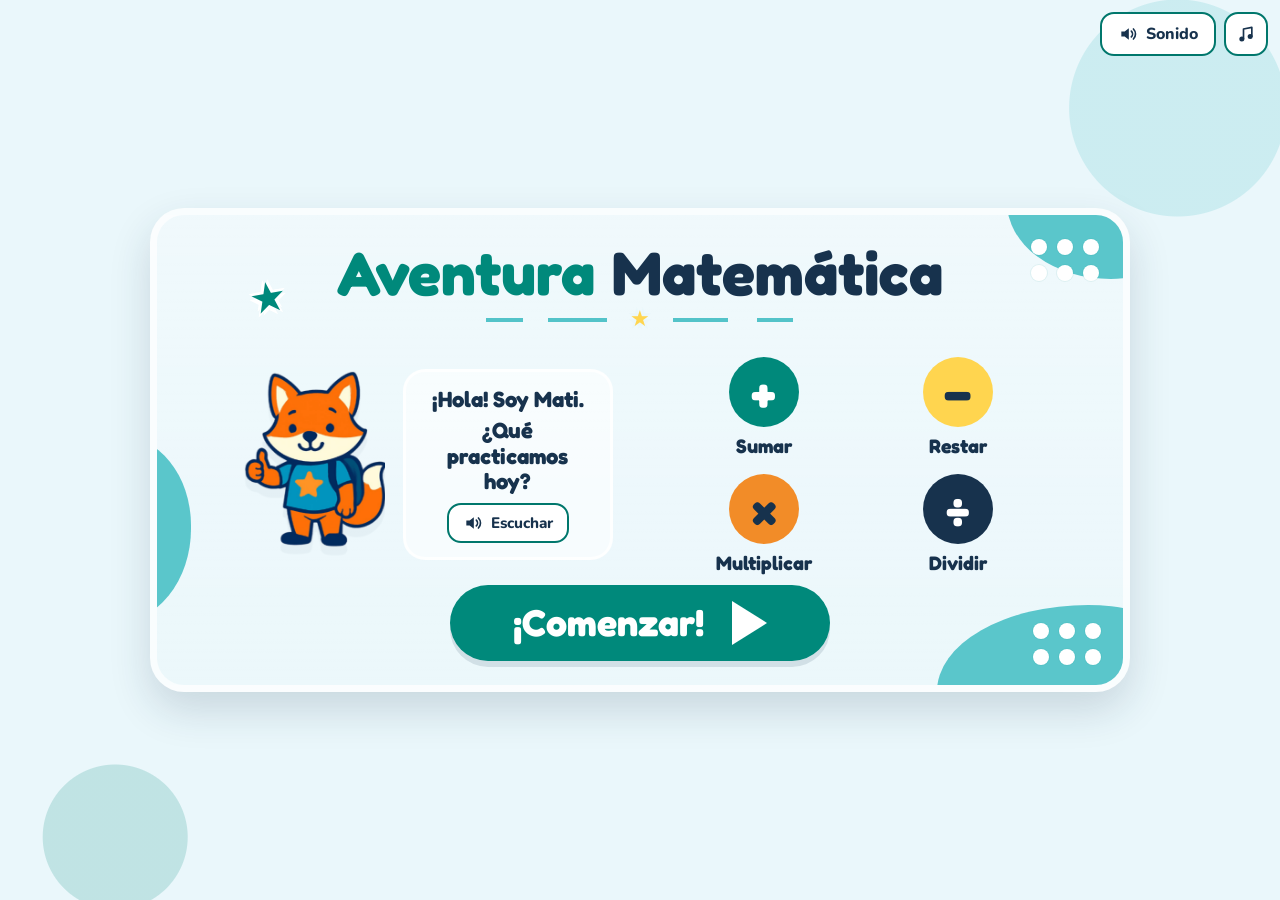
<file: index.html>
<!doctype html>
<html lang="es">
  <head>
    <meta charset="UTF-8" />
    <meta name="viewport" content="width=device-width, initial-scale=1.0" />

    <title>Aventura Matemática</title>

    <link rel="preconnect" href="https://fonts.googleapis.com" />
    <link rel="preconnect" href="https://fonts.gstatic.com" crossorigin />
    <link
      href="https://fonts.googleapis.com/css2?family=Fredoka:wght@600;700&family=Nunito:wght@400;700;800&display=swap"
      rel="stylesheet"
    />
    <link rel="icon" href="data:," />
    <link rel="stylesheet" href="css/styles.css" />
    <script src="js/audio.js" defer></script>
  </head>

  <body>
    <main class="home-shell" aria-labelledby="main-title">
      <section class="home-card" aria-label="Inicio">
        <div class="corner-shape corner-shape-top" aria-hidden="true"></div>
        <div class="corner-shape corner-shape-left" aria-hidden="true"></div>
        <div class="corner-shape corner-shape-bottom" aria-hidden="true"></div>
        <div class="dot-cluster dot-cluster-top" aria-hidden="true">
          <span></span><span></span><span></span><span></span><span></span><span></span>
        </div>
        <div class="dot-cluster dot-cluster-bottom" aria-hidden="true">
          <span></span><span></span><span></span><span></span><span></span><span></span>
        </div>

        <header class="hero">
          <span class="star star-main" aria-hidden="true">★</span>
          <h1 id="main-title" class="brand-title">
            <span>Aventura</span>
            <span>Matemática</span>
          </h1>
          <div class="dashed-path" aria-hidden="true">
            <span>★</span>
          </div>
        </header>

        <section class="mati-zone" aria-label="Saludo de Mati">
          <div class="mati-frame">
            <img
              class="mati-image"
              src="assets/images/mati.png"
              alt="Mati, el explorador matemático"
            />
          </div>
          <div class="speech-bubble" data-speak data-speak-mode="append">
            <p>¡Hola! Soy Mati.</p>
            <p>¿Qué practicamos hoy?</p>
          </div>
        </section>

        <section class="operations-preview" aria-label="Operaciones matemáticas">
          <ul class="operations-list">
            <li class="operation-item operation-add">
              <span class="operation-symbol" aria-hidden="true">+</span>
              <span>Sumar</span>
            </li>
            <li class="operation-item operation-subtract">
              <span class="operation-symbol" aria-hidden="true">−</span>
              <span>Restar</span>
            </li>
            <li class="operation-item operation-multiply">
              <span class="operation-symbol" aria-hidden="true">×</span>
              <span>Multiplicar</span>
            </li>
            <li class="operation-item operation-divide">
              <span class="operation-symbol" aria-hidden="true">÷</span>
              <span>Dividir</span>
            </li>
          </ul>
        </section>

        <a class="start-button" href="pages/menu.html">
          <span>¡Comenzar!</span>
          <span class="play-icon" aria-hidden="true"></span>
        </a>
      </section>
    </main>
  </body>
</html>
</file>
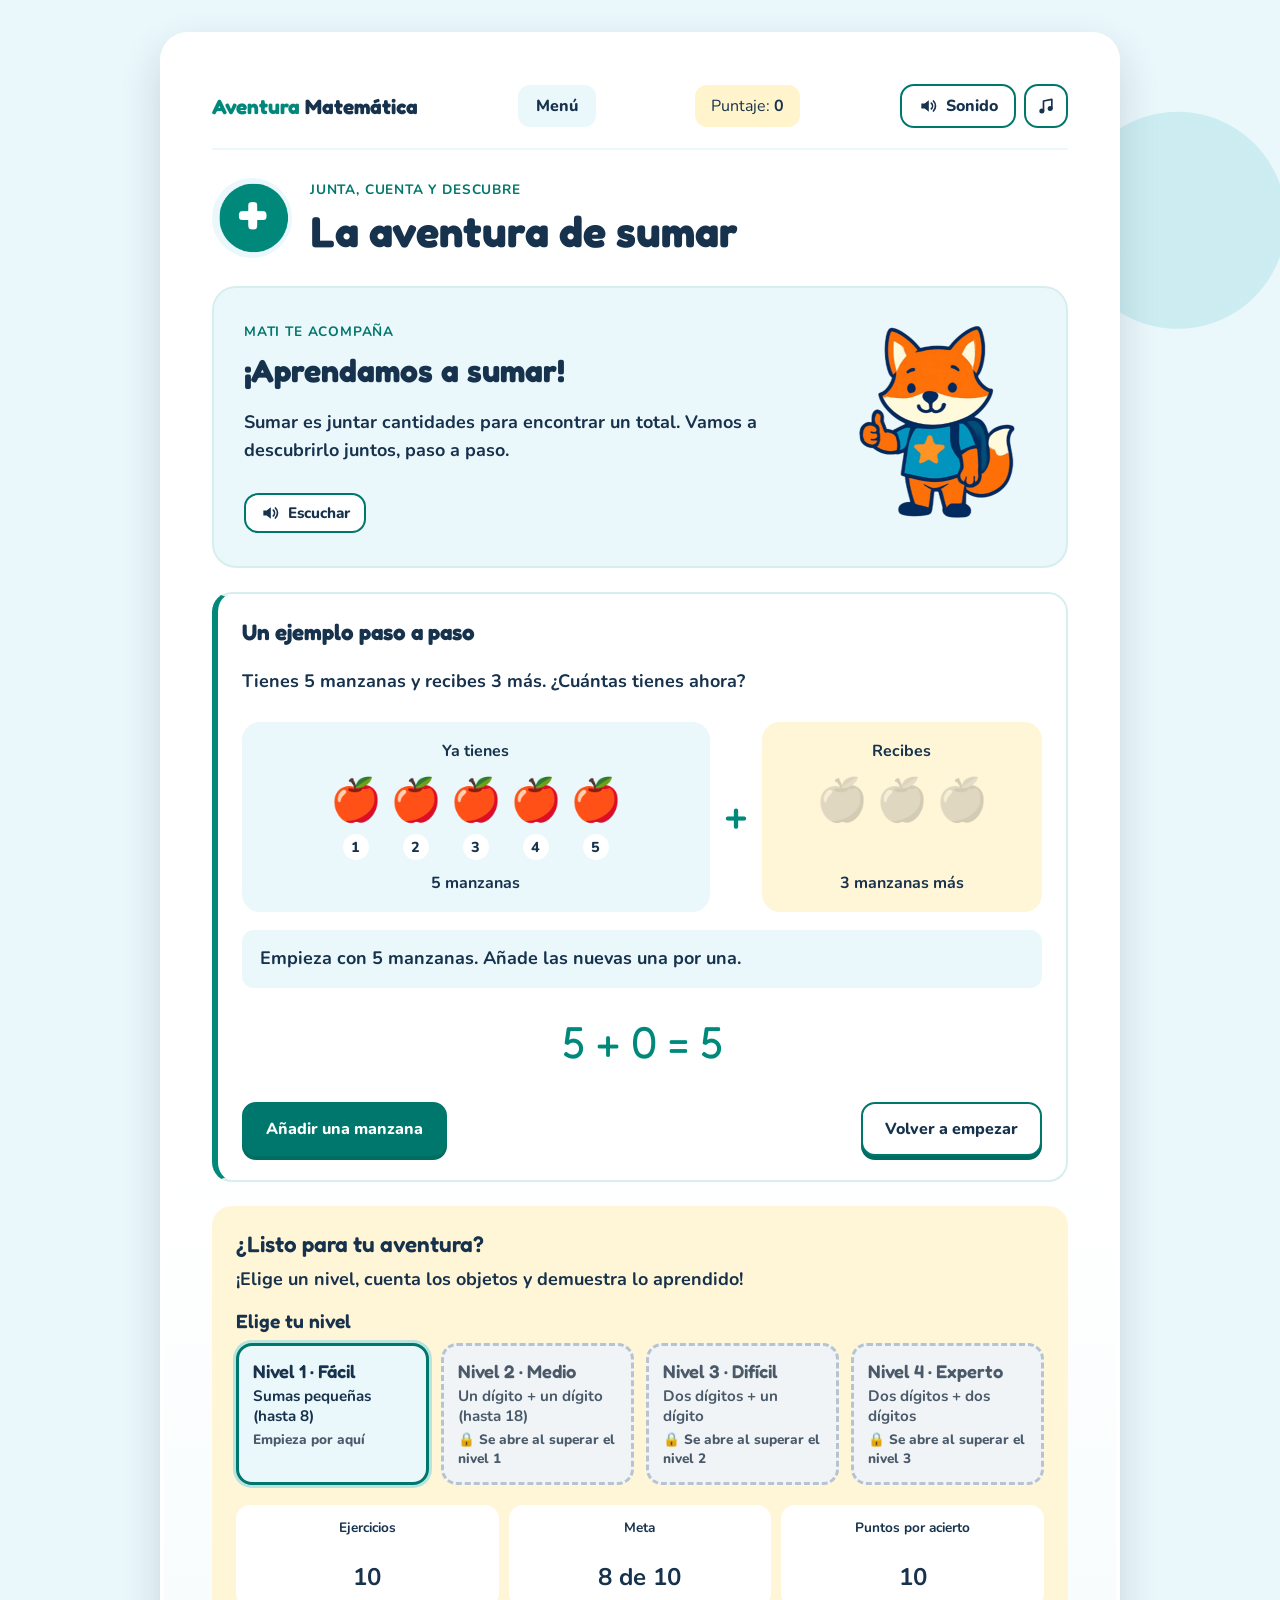
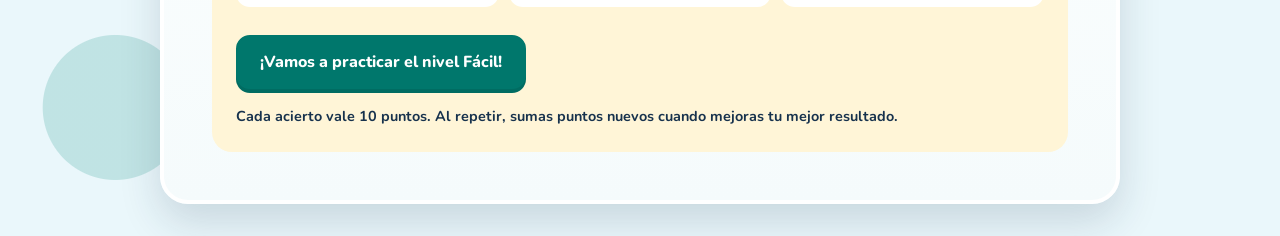
<file: pages/addition.html>
<!doctype html>
<html lang="es">
  <head>
    <meta charset="UTF-8" />
    <meta name="viewport" content="width=device-width, initial-scale=1.0" />
    <title>Sumar | Aventura Matemática</title>
    <link rel="preconnect" href="https://fonts.googleapis.com" />
    <link rel="preconnect" href="https://fonts.gstatic.com" crossorigin />
    <link href="https://fonts.googleapis.com/css2?family=Fredoka:wght@600;700&family=Nunito:wght@400;700;800&display=swap" rel="stylesheet" />
    <link rel="icon" href="data:," />
    <link rel="stylesheet" href="../css/styles.css" />
    <link rel="stylesheet" href="../css/arithmetic.css" />
    <script src="../js/navigation.js" defer></script>
    <script src="../js/audio.js" defer></script>
    <script src="../js/addition.js" defer></script>
    <script src="../js/arithmetic-visuals.js" defer></script>
    <script src="../js/recommendations.js" defer></script>
    <script src="../js/arithmetic.js" defer></script>
    <script src="../js/addition-example.js" defer></script>
  </head>
  <body class="addition-page">
    <main class="arithmetic-shell">
      <div class="arithmetic-panel">
        <header>
          <nav class="arithmetic-topbar" aria-label="Navegación principal">
            <strong class="addition-brand">Aventura <span>Matemática</span></strong>
            <a href="menu.html" data-outbound>Menú</a>
            <span class="addition-score">Puntaje: <strong data-points>0</strong></span>
          </nav>
          <div class="addition-heading">
            <span class="addition-icon" aria-hidden="true"></span>
            <div><p class="addition-eyebrow">Junta, cuenta y descubre</p><h1>La aventura de sumar</h1></div>
          </div>
        </header>
        <section data-lesson aria-labelledby="lesson-title">
          <div class="addition-welcome">
            <div class="addition-welcome-copy" data-speak data-speak-mode="append">
              <p class="addition-eyebrow">Mati te acompaña</p>
              <h2 id="lesson-title" tabindex="-1" data-lesson-title>¡Aprendamos a sumar!</h2>
              <p>Sumar es juntar cantidades para encontrar un total. Vamos a descubrirlo juntos, paso a paso.</p>
            </div>
            <div class="addition-fox"><img src="../assets/images/mati.png" alt="Mati, el zorrito de Aventura Matemática, te da la bienvenida" /></div>
          </div>
          <article class="arithmetic-example" aria-labelledby="example-title">
            <h3 id="example-title">Un ejemplo paso a paso</h3>
            <p>Tienes 5 manzanas y recibes 3 más. ¿Cuántas tienes ahora?</p>
            <div class="apple-example" data-apple-example>
              <div class="apple-example-groups" aria-hidden="true">
                <div class="apple-group"><span class="apple-group-label">Ya tienes</span><div class="apple-row" data-initial-apples></div><strong>5 manzanas</strong></div>
                <span class="apple-plus">+</span>
                <div class="apple-group apple-group-new"><span class="apple-group-label">Recibes</span><div class="apple-row" data-new-apples></div><strong>3 manzanas más</strong></div>
              </div>
              <p class="apple-instruction" data-apple-instruction aria-live="polite" aria-atomic="true">Empieza con 5 manzanas. Añade las nuevas una por una.</p>
              <p class="apple-equation" data-apple-equation aria-label="Total actual: 5 manzanas">5 + 0 = 5</p>
              <div class="arithmetic-actions">
                <button type="button" data-apple-next>Añadir una manzana</button>
                <button type="button" class="arithmetic-secondary" data-apple-reset>Volver a empezar</button>
              </div>
            </div>
            <noscript><p>Cuenta las 5 manzanas iniciales. Agrega 3 más: 6, 7 y 8. El total es 8: 5 + 3 = 8.</p></noscript>
          </article>
          <div class="addition-practice-card">
            <div><h3>¿Listo para tu aventura?</h3><p>¡Elige un nivel, cuenta los objetos y demuestra lo aprendido!</p></div>
            <fieldset class="level-picker"><legend>Elige tu nivel</legend><div class="level-options"><label class="level-option"><input type="radio" name="level" value="1" data-level="1" /><span class="level-option-body"><strong data-level-name="1">Nivel 1 · Fácil</strong><span data-level-description="1">Sumas pequeñas (hasta 8)</span><em data-level-status="1"></em></span></label><label class="level-option"><input type="radio" name="level" value="2" data-level="2" /><span class="level-option-body"><strong data-level-name="2">Nivel 2 · Medio</strong><span data-level-description="2">Un dígito + un dígito (hasta 18)</span><em data-level-status="2"></em></span></label><label class="level-option"><input type="radio" name="level" value="3" data-level="3" /><span class="level-option-body"><strong data-level-name="3">Nivel 3 · Difícil</strong><span data-level-description="3">Dos dígitos + un dígito</span><em data-level-status="3"></em></span></label><label class="level-option"><input type="radio" name="level" value="4" data-level="4" /><span class="level-option-body"><strong data-level-name="4">Nivel 4 · Experto</strong><span data-level-description="4">Dos dígitos + dos dígitos</span><em data-level-status="4"></em></span></label></div></fieldset>
            <dl class="activity-facts" aria-label="Datos de la actividad"><div><dt>Ejercicios</dt><dd>10</dd></div><div><dt>Meta</dt><dd>8 de 10</dd></div><div><dt>Puntos por acierto</dt><dd>10</dd></div></dl>
          <button type="button" data-start>¡Vamos a practicar!</button>
            <p class="addition-points-note">Cada acierto vale 10 puntos. Al repetir, sumas puntos nuevos cuando mejoras tu mejor resultado.</p>
          </div>
        </section>
        <section data-practice aria-labelledby="question-title" hidden>
          <div class="arithmetic-status"><h2 id="question-title" data-counter></h2></div>
          <progress data-progress max="10" value="0" aria-label="Ejercicios respondidos"></progress>

          <p data-question data-speak></p>
          <div class="quantity-visual" data-quantity-visual role="group" aria-label="Objetos del ejercicio"></div>
          <p class="arithmetic-expression" data-expression></p>
          <form class="arithmetic-answer" data-answer-form>
            <label for="answer">Tu respuesta
              <input id="answer" name="answer" type="text" inputmode="numeric" autocomplete="off" required aria-describedby="answer-help feedback" data-answer />
            </label>
            <button type="submit" data-check>Comprobar</button>
          </form>
          <p id="answer-help">Escribe un número entero mayor o igual a cero.</p>
          <section class="arithmetic-mati-dialogue" aria-label="Mati te acompaña">
            <img class="arithmetic-mati" src="../assets/images/mati-encouraging.png" alt="Mati te anima a resolver el ejercicio" data-mati />
            <div class="arithmetic-speech-bubble">
              <span class="arithmetic-speaker">Mati</span>
              <p id="feedback" class="arithmetic-feedback" aria-live="polite" aria-atomic="true" data-feedback data-speak></p>
            </div>
          </section>
          <div class="arithmetic-actions">
            <button type="button" data-next hidden>Siguiente ejercicio</button>
            <button class="arithmetic-secondary" type="button" data-leave>Volver al menú</button>
          </div>
        </section>
        <section data-results aria-labelledby="result-title" hidden>
          <h2 id="result-title" tabindex="-1" data-result-title>Resultados</h2>
          <p class="result-level" data-result-level></p>
          <div class="arithmetic-mati-dialogue"><img class="arithmetic-mati" src="../assets/images/mati-encouraging.png" alt="Mati te acompaña al revisar los resultados" data-result-mati /><div class="arithmetic-speech-bubble"><span class="arithmetic-speaker">Mati</span><p class="arithmetic-feedback" data-result-message data-speak></p></div></div>
          <dl class="arithmetic-results">
            <div><dt>Correctas</dt><dd data-result-correct>0</dd></div>
            <div><dt>Incorrectas</dt><dd data-result-incorrect>0</dd></div>
            <div><dt>Porcentaje</dt><dd data-percent>0 %</dd></div>
          </dl>
          <p data-points-earned></p><section class="review-topics" data-review-topics aria-labelledby="review-topics-title" hidden><h3 id="review-topics-title">¿Qué repasamos?</h3><p>Empieza por la operación que más necesita práctica.</p><div class="review-links" data-review-links></div></section>
          <div class="arithmetic-actions">
            <button type="button" data-next-level hidden>Pasar al siguiente nivel</button>
            <button type="button" data-retry>Repetir este nivel</button>
            <button type="button" class="arithmetic-secondary" data-review>Repasar explicación</button>
            <a href="menu.html">Volver al menú</a>
          </div>
        </section>
        <dialog data-leave-dialog aria-labelledby="leave-title" aria-describedby="leave-description">
          <h2 id="leave-title">¿Volver al menú?</h2>
          <p id="leave-description">Perderás las respuestas de este intento. Los puntos de intentos terminados se conservan.</p>
          <div class="arithmetic-actions">
            <button type="button" autofocus data-stay>Seguir practicando</button>
            <a class="arithmetic-button arithmetic-secondary" href="menu.html" data-leave-confirm>Salir de la práctica</a>
          </div>
        </dialog>
      </div>
    </main>
  </body>
</html>
</file>
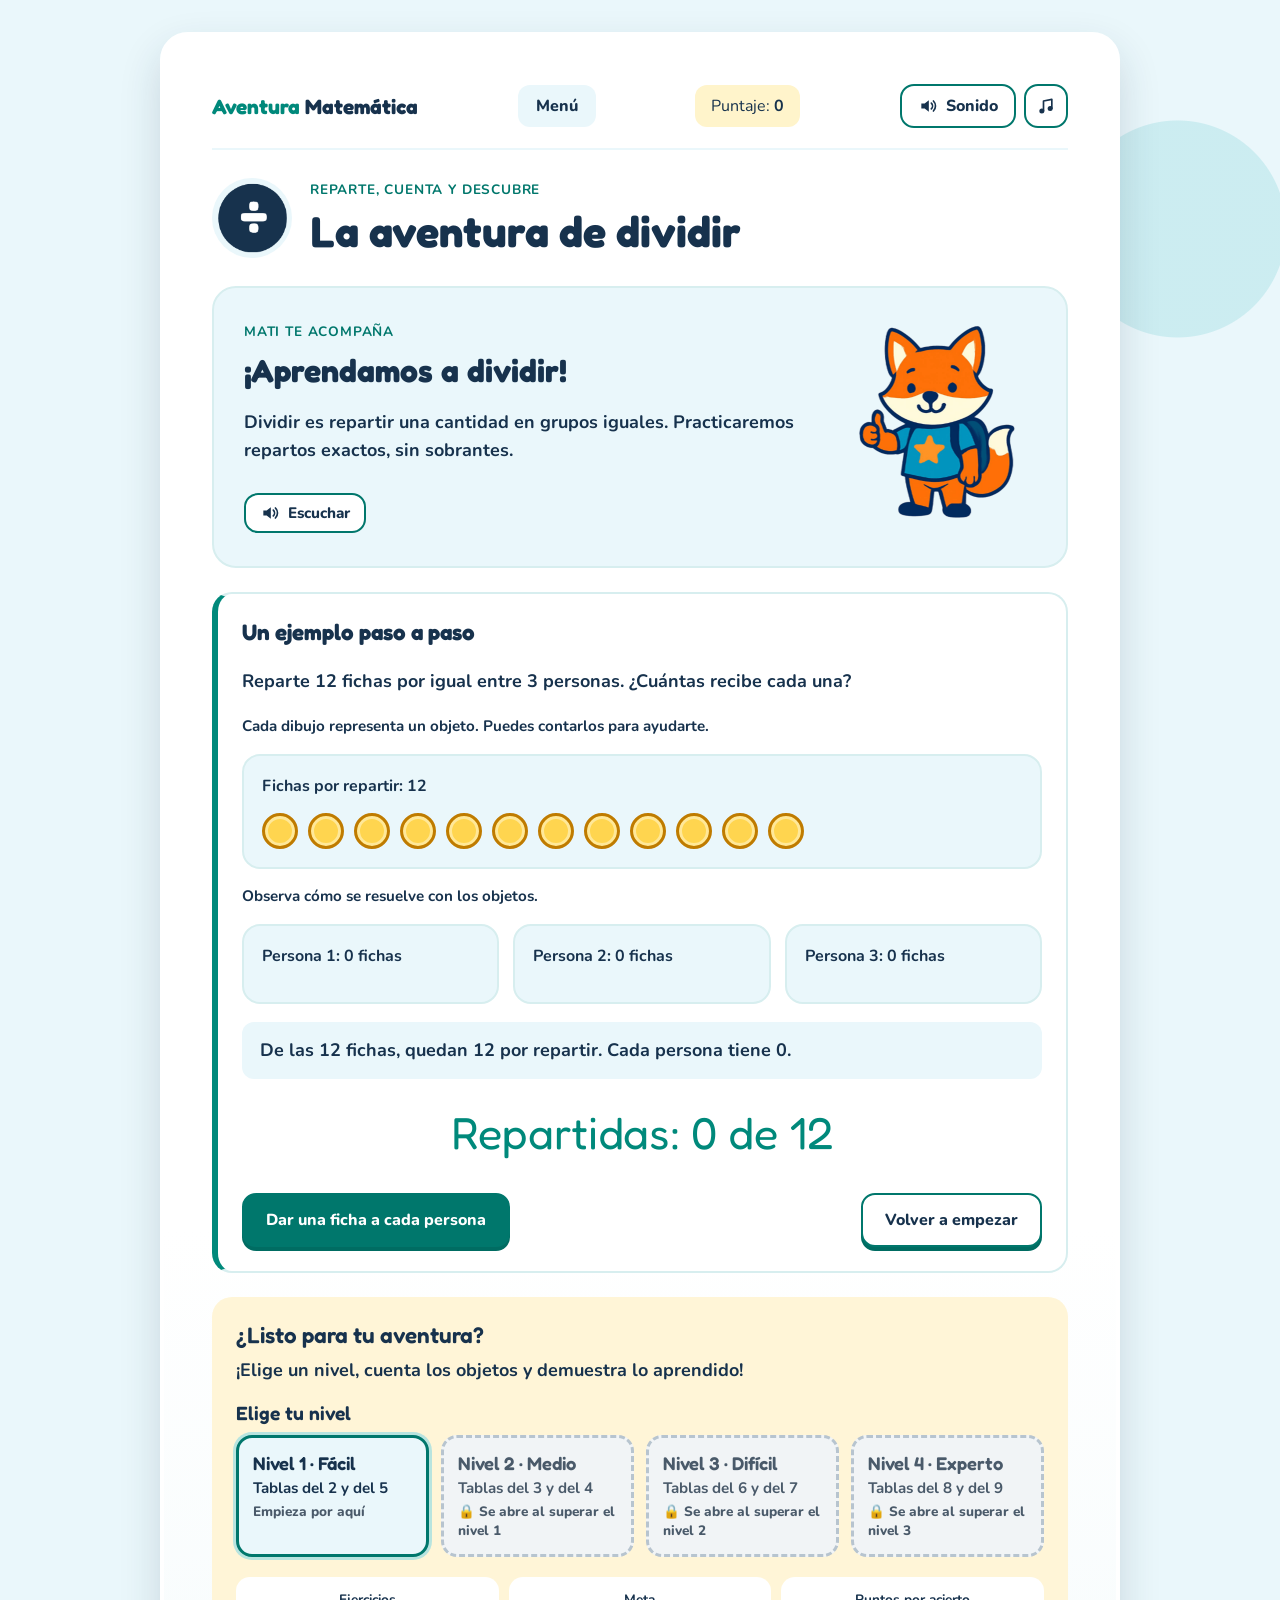
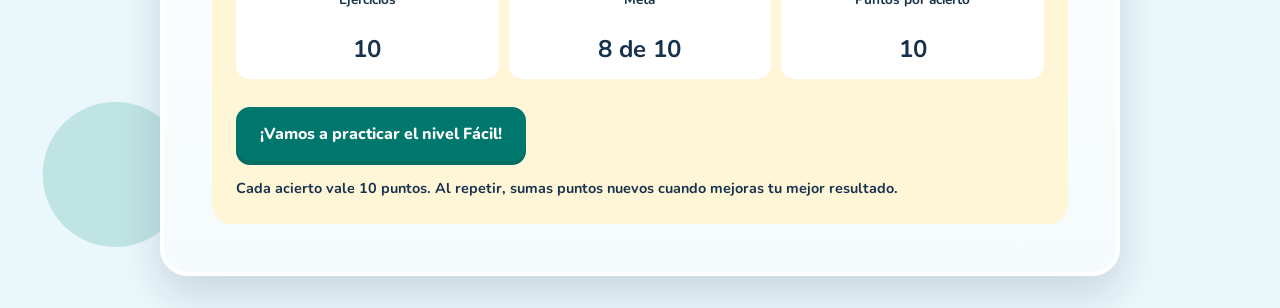
<file: pages/division.html>
<!doctype html>
<html lang="es">
  <head>
    <meta charset="UTF-8" />
    <meta name="viewport" content="width=device-width, initial-scale=1.0" />
    <title>Dividir | Aventura Matemática</title>
    <link rel="preconnect" href="https://fonts.googleapis.com" />
    <link rel="preconnect" href="https://fonts.gstatic.com" crossorigin />
    <link href="https://fonts.googleapis.com/css2?family=Fredoka:wght@600;700&family=Nunito:wght@400;700;800&display=swap" rel="stylesheet" />
    <link rel="icon" href="data:," />
    <link rel="stylesheet" href="../css/styles.css" />
    <link rel="stylesheet" href="../css/arithmetic.css" />
    <script src="../js/navigation.js" defer></script>
    <script src="../js/audio.js" defer></script>
    <script src="../js/division.js" defer></script>
    <script src="../js/arithmetic-visuals.js" defer></script>
    <script src="../js/recommendations.js" defer></script>
    <script src="../js/arithmetic.js" defer></script>
    <script src="../js/operation-example.js" defer></script>
  </head>
  <body class="addition-page division-page">
    <main class="arithmetic-shell">
      <div class="arithmetic-panel">
        <header>
          <nav class="arithmetic-topbar" aria-label="Navegación principal">
            <strong class="addition-brand">Aventura <span>Matemática</span></strong>
            <a href="menu.html" data-outbound>Menú</a>
            <span class="addition-score">Puntaje: <strong data-points>0</strong></span>
          </nav>
          <div class="addition-heading"><span class="addition-icon" aria-hidden="true"></span><div><p class="addition-eyebrow">Reparte, cuenta y descubre</p><h1>La aventura de dividir</h1></div></div>
        </header>
        <section data-lesson aria-labelledby="lesson-title">
          <div class="addition-welcome"><div class="addition-welcome-copy" data-speak data-speak-mode="append"><p class="addition-eyebrow">Mati te acompaña</p><h2 id="lesson-title" tabindex="-1" data-lesson-title>¡Aprendamos a dividir!</h2><p>Dividir es repartir una cantidad en grupos iguales. Practicaremos repartos exactos, sin sobrantes.</p></div><div class="addition-fox"><img src="../assets/images/mati.png" alt="Mati te da la bienvenida" /></div></div>
          <article class="arithmetic-example" aria-labelledby="example-title">
            <h3 id="example-title">Un ejemplo paso a paso</h3>
            <p>Reparte 12 fichas por igual entre 3 personas. ¿Cuántas recibe cada una?</p>
            <div data-operation-example="division"><div data-example-pool></div><div data-example-visuals></div><p class="apple-instruction" data-example-message aria-live="polite" aria-atomic="true"></p><p class="apple-equation" data-example-equation></p><div class="arithmetic-actions"><button type="button" data-example-next>Avanzar</button><button type="button" class="arithmetic-secondary" data-example-reset>Volver a empezar</button></div></div><noscript><p>Activa JavaScript para recorrer el ejemplo interactivo y practicar.</p></noscript>
          </article>
          <div class="addition-practice-card"><div><h3>¿Listo para tu aventura?</h3><p>¡Elige un nivel, cuenta los objetos y demuestra lo aprendido!</p></div><fieldset class="level-picker"><legend>Elige tu nivel</legend><div class="level-options"><label class="level-option"><input type="radio" name="level" value="1" data-level="1" /><span class="level-option-body"><strong data-level-name="1">Nivel 1 · Fácil</strong><span data-level-description="1">Tablas del 2 y del 5</span><em data-level-status="1"></em></span></label><label class="level-option"><input type="radio" name="level" value="2" data-level="2" /><span class="level-option-body"><strong data-level-name="2">Nivel 2 · Medio</strong><span data-level-description="2">Tablas del 3 y del 4</span><em data-level-status="2"></em></span></label><label class="level-option"><input type="radio" name="level" value="3" data-level="3" /><span class="level-option-body"><strong data-level-name="3">Nivel 3 · Difícil</strong><span data-level-description="3">Tablas del 6 y del 7</span><em data-level-status="3"></em></span></label><label class="level-option"><input type="radio" name="level" value="4" data-level="4" /><span class="level-option-body"><strong data-level-name="4">Nivel 4 · Experto</strong><span data-level-description="4">Tablas del 8 y del 9</span><em data-level-status="4"></em></span></label></div></fieldset><dl class="activity-facts" aria-label="Datos de la actividad"><div><dt>Ejercicios</dt><dd>10</dd></div><div><dt>Meta</dt><dd>8 de 10</dd></div><div><dt>Puntos por acierto</dt><dd>10</dd></div></dl>
          <button type="button" data-start>¡Vamos a practicar!</button><p class="addition-points-note">Cada acierto vale 10 puntos. Al repetir, sumas puntos nuevos cuando mejoras tu mejor resultado.</p></div>
        </section>
        <section data-practice aria-labelledby="question-title" hidden>
          <div class="arithmetic-status"><h2 id="question-title" data-counter></h2></div>
          <progress data-progress max="10" value="0" aria-label="Ejercicios respondidos"></progress>

          <p data-question data-speak></p>
          <div class="quantity-visual" data-quantity-visual role="group" aria-label="Objetos del ejercicio"></div>
          <p class="arithmetic-expression" data-expression></p>
          <form class="arithmetic-answer" data-answer-form>
            <label for="answer">Tu respuesta
              <input id="answer" name="answer" type="text" inputmode="numeric" autocomplete="off" required aria-describedby="answer-help feedback" data-answer />
            </label>
            <button type="submit" data-check>Comprobar</button>
          </form>
          <p id="answer-help">Escribe un número entero mayor o igual a cero.</p>
          <section class="arithmetic-mati-dialogue" aria-label="Mati te acompaña">
            <img class="arithmetic-mati" src="../assets/images/mati-encouraging.png" alt="Mati te anima a resolver el ejercicio" data-mati />
            <div class="arithmetic-speech-bubble">
              <span class="arithmetic-speaker">Mati</span>
              <p id="feedback" class="arithmetic-feedback" aria-live="polite" aria-atomic="true" data-feedback data-speak></p>
            </div>
          </section>
          <div class="arithmetic-actions">
            <button type="button" data-next hidden>Siguiente ejercicio</button>
            <button class="arithmetic-secondary" type="button" data-leave>Volver al menú</button>
          </div>
        </section>
        <section data-results aria-labelledby="result-title" hidden>
          <h2 id="result-title" tabindex="-1" data-result-title>Resultados</h2>
          <p class="result-level" data-result-level></p>
          <div class="arithmetic-mati-dialogue"><img class="arithmetic-mati" src="../assets/images/mati-encouraging.png" alt="Mati te acompaña al revisar los resultados" data-result-mati /><div class="arithmetic-speech-bubble"><span class="arithmetic-speaker">Mati</span><p class="arithmetic-feedback" data-result-message data-speak></p></div></div>
          <dl class="arithmetic-results">
            <div><dt>Correctas</dt><dd data-result-correct>0</dd></div>
            <div><dt>Incorrectas</dt><dd data-result-incorrect>0</dd></div>
            <div><dt>Porcentaje</dt><dd data-percent>0 %</dd></div>
          </dl>
          <p data-points-earned></p><section class="review-topics" data-review-topics aria-labelledby="review-topics-title" hidden><h3 id="review-topics-title">¿Qué repasamos?</h3><p>Empieza por la operación que más necesita práctica.</p><div class="review-links" data-review-links></div></section>
          <div class="arithmetic-actions">
            <button type="button" data-next-level hidden>Pasar al siguiente nivel</button>
            <button type="button" data-retry>Repetir este nivel</button>
            <button type="button" class="arithmetic-secondary" data-review>Repasar explicación</button>
            <a href="menu.html">Volver al menú</a>
          </div>
        </section>
        <dialog data-leave-dialog aria-labelledby="leave-title" aria-describedby="leave-description">
          <h2 id="leave-title">¿Volver al menú?</h2>
          <p id="leave-description">Perderás las respuestas de este intento. Los puntos de intentos terminados se conservan.</p>
          <div class="arithmetic-actions">
            <button type="button" autofocus data-stay>Seguir practicando</button>
            <a class="arithmetic-button arithmetic-secondary" href="menu.html" data-leave-confirm>Salir de la práctica</a>
          </div>
        </dialog>
      </div>
    </main>
  </body>
</html>
</file>
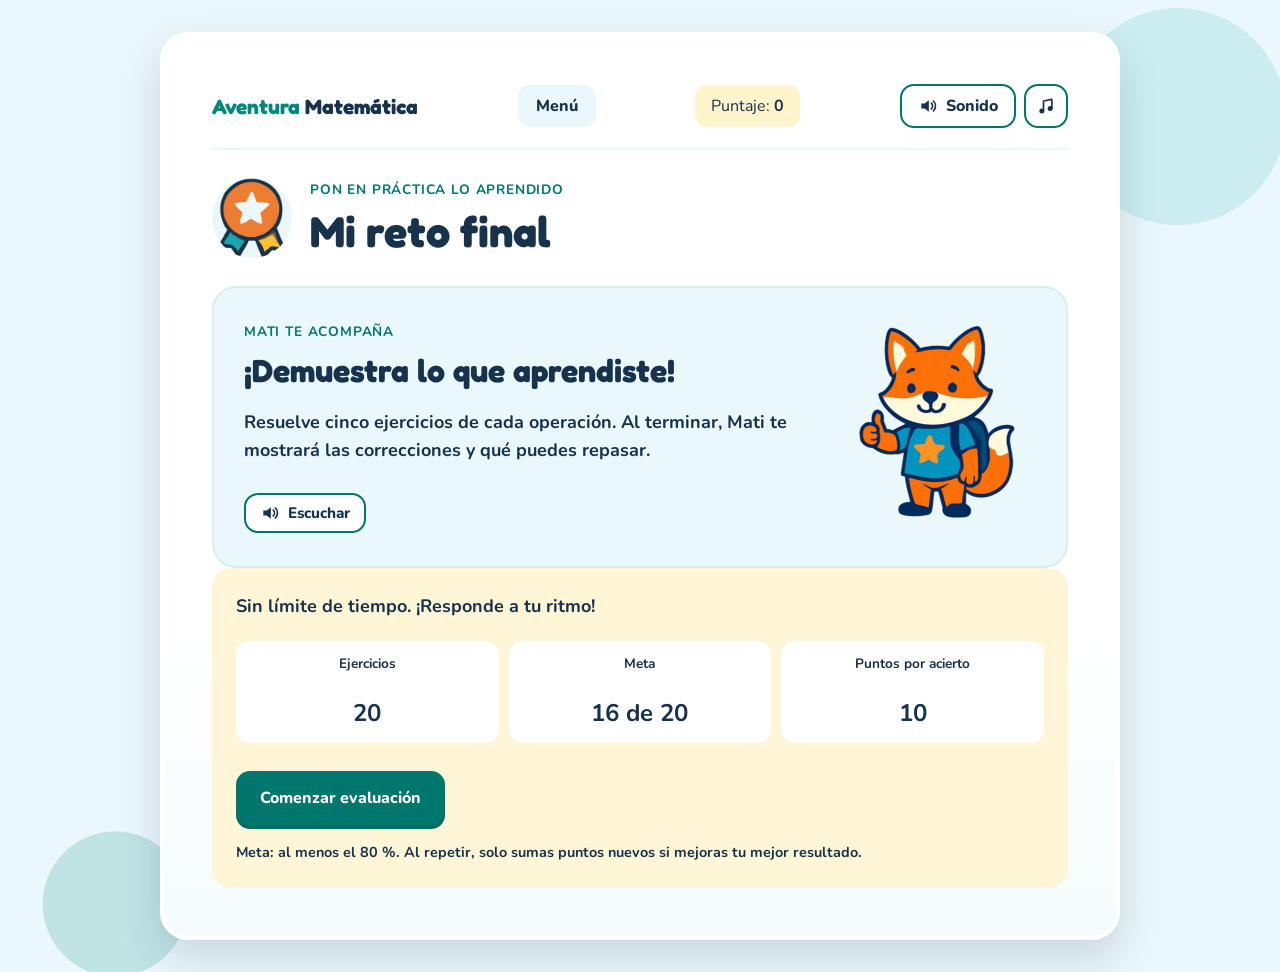
<file: pages/final-assessment.html>
<!doctype html>
<html lang="es">
  <head>
    <meta charset="UTF-8" />
    <meta name="viewport" content="width=device-width, initial-scale=1.0" />
    <title>Evaluación final | Aventura Matemática</title>
    <link rel="preconnect" href="https://fonts.googleapis.com" />
    <link rel="preconnect" href="https://fonts.gstatic.com" crossorigin />
    <link href="https://fonts.googleapis.com/css2?family=Fredoka:wght@600;700&family=Nunito:wght@400;700;800&display=swap" rel="stylesheet" />
    <link rel="icon" href="data:," />
    <link rel="stylesheet" href="../css/styles.css" />
    <link rel="stylesheet" href="../css/arithmetic.css" />
    <script src="../js/navigation.js" defer></script>
    <script src="../js/audio.js" defer></script>
    <script src="../js/final-assessment.js" defer></script>
    <script src="../js/arithmetic-visuals.js" defer></script>
    <script src="../js/recommendations.js" defer></script>
    <script src="../js/arithmetic.js" defer></script>

  </head>
  <body class="addition-page final-page">
    <main class="arithmetic-shell">
      <div class="arithmetic-panel">
        <header>
          <nav class="arithmetic-topbar" aria-label="Navegación principal">
            <strong class="addition-brand">Aventura <span>Matemática</span></strong>
            <a href="menu.html" data-outbound>Menú</a>
            <span class="addition-score">Puntaje: <strong data-points>0</strong></span>
          </nav>
          <div class="addition-heading">
            <span class="addition-icon" aria-hidden="true"></span>
            <div><p class="addition-eyebrow">Pon en práctica lo aprendido</p><h1>Mi reto final</h1></div>
          </div>
        </header>
        <section data-lesson aria-labelledby="lesson-title">
          <div class="addition-welcome"><div class="addition-welcome-copy" data-speak data-speak-mode="append"><p class="addition-eyebrow">Mati te acompaña</p><h2 id="lesson-title" tabindex="-1" data-lesson-title>¡Demuestra lo que aprendiste!</h2><p>Resuelve cinco ejercicios de cada operación. Al terminar, Mati te mostrará las correcciones y qué puedes repasar.</p></div><div class="addition-fox"><img src="../assets/images/mati.png" alt="Mati te anima a completar el reto final" /></div></div>
          <div class="addition-practice-card"><p>Sin límite de tiempo. ¡Responde a tu ritmo!</p><dl class="activity-facts" aria-label="Datos de la actividad"><div><dt>Ejercicios</dt><dd>20</dd></div><div><dt>Meta</dt><dd>16 de 20</dd></div><div><dt>Puntos por acierto</dt><dd>10</dd></div></dl><button type="button" data-start>Comenzar evaluación</button><p class="addition-points-note">Meta: al menos el 80 %. Al repetir, solo sumas puntos nuevos si mejoras tu mejor resultado.</p></div>
        </section>
        <section data-practice aria-labelledby="question-title" hidden>
          <div class="arithmetic-status"><h2 id="question-title" data-counter></h2></div>
          <progress data-progress max="20" value="0" aria-label="Ejercicios respondidos"></progress>

          <p data-question data-speak></p>
          <div class="quantity-visual" data-quantity-visual role="group" aria-label="Objetos del ejercicio"></div>
          <p class="arithmetic-expression" data-expression></p>
          <form class="arithmetic-answer" data-answer-form>
            <label for="answer">Tu respuesta
              <input id="answer" name="answer" type="text" inputmode="numeric" autocomplete="off" required aria-describedby="answer-help feedback" data-answer />
            </label>
            <button type="submit" data-check>Comprobar</button>
          </form>
          <p id="answer-help">Escribe un número entero mayor o igual a cero.</p>
          <section class="arithmetic-mati-dialogue" aria-label="Mati te acompaña">
            <img class="arithmetic-mati" src="../assets/images/mati-encouraging.png" alt="Mati te anima a resolver el ejercicio" data-mati />
            <div class="arithmetic-speech-bubble">
              <span class="arithmetic-speaker">Mati</span>
              <p id="feedback" class="arithmetic-feedback" aria-live="polite" aria-atomic="true" data-feedback data-speak></p>
            </div>
          </section>
          <div class="arithmetic-actions">
            <button type="button" data-next hidden>Siguiente ejercicio</button>
            <button class="arithmetic-secondary" type="button" data-leave>Volver al menú</button>
          </div>
        </section>
        <section data-results aria-labelledby="result-title" hidden>
          <h2 id="result-title" tabindex="-1" data-result-title>Resultados</h2>
          <div class="arithmetic-mati-dialogue"><img class="arithmetic-mati" src="../assets/images/mati-encouraging.png" alt="Mati te acompaña al revisar los resultados" data-result-mati /><div class="arithmetic-speech-bubble"><span class="arithmetic-speaker">Mati</span><p class="arithmetic-feedback" data-result-message data-speak></p></div></div>
          <dl class="arithmetic-results">
            <div><dt>Correctas</dt><dd data-result-correct>0</dd></div>
            <div><dt>Incorrectas</dt><dd data-result-incorrect>0</dd></div>
            <div><dt>Porcentaje</dt><dd data-percent>0 %</dd></div>
          </dl>
          <p data-points-earned></p><h3>Resultados por operación</h3><dl class="assessment-breakdown"><div><dt>Suma</dt><dd data-result-addition></dd></div><div><dt>Resta</dt><dd data-result-subtraction></dd></div><div><dt>Multiplicación</dt><dd data-result-multiplication></dd></div><div><dt>División</dt><dd data-result-division></dd></div></dl>
          <section class="performance-summary" data-performance aria-labelledby="performance-title" data-speak data-speak-mode="append" hidden>
            <h3 id="performance-title">Tu desempeño</h3>
            <div class="performance-cards">
              <article class="performance-card performance-mastered">
                <h4>Operación dominada</h4>
                <p data-performance-mastered></p>
              </article>
              <article class="performance-card performance-reinforce">
                <h4>Pendiente de refuerzo</h4>
                <p data-performance-reinforce></p>
                <div class="review-links" data-performance-links></div>
              </article>
            </div>
          </section>
          <details><summary>Revisar mis respuestas</summary><p class="assessment-review" data-answer-review></p></details><section class="review-topics" data-review-topics aria-labelledby="review-topics-title" hidden><h3 id="review-topics-title">¿Qué repasamos?</h3><p>Empieza por la operación que más necesita práctica.</p><div class="review-links" data-review-links></div></section>
          <div class="arithmetic-actions">
            <button type="button" data-retry>Practicar de nuevo</button>
            <button type="button" class="arithmetic-secondary" data-review>Ver instrucciones</button>
            <a href="menu.html">Volver al menú</a>
          </div>
        </section>
        <dialog data-leave-dialog aria-labelledby="leave-title" aria-describedby="leave-description">
          <h2 id="leave-title">¿Volver al menú?</h2>
          <p id="leave-description">Perderás las respuestas de este intento. Los puntos de intentos terminados se conservan.</p>
          <div class="arithmetic-actions">
            <button type="button" autofocus data-stay>Seguir practicando</button>
            <a class="arithmetic-button arithmetic-secondary" href="menu.html" data-leave-confirm>Salir de la práctica</a>
          </div>
        </dialog>
      </div>
    </main>
  </body>
</html>
</file>
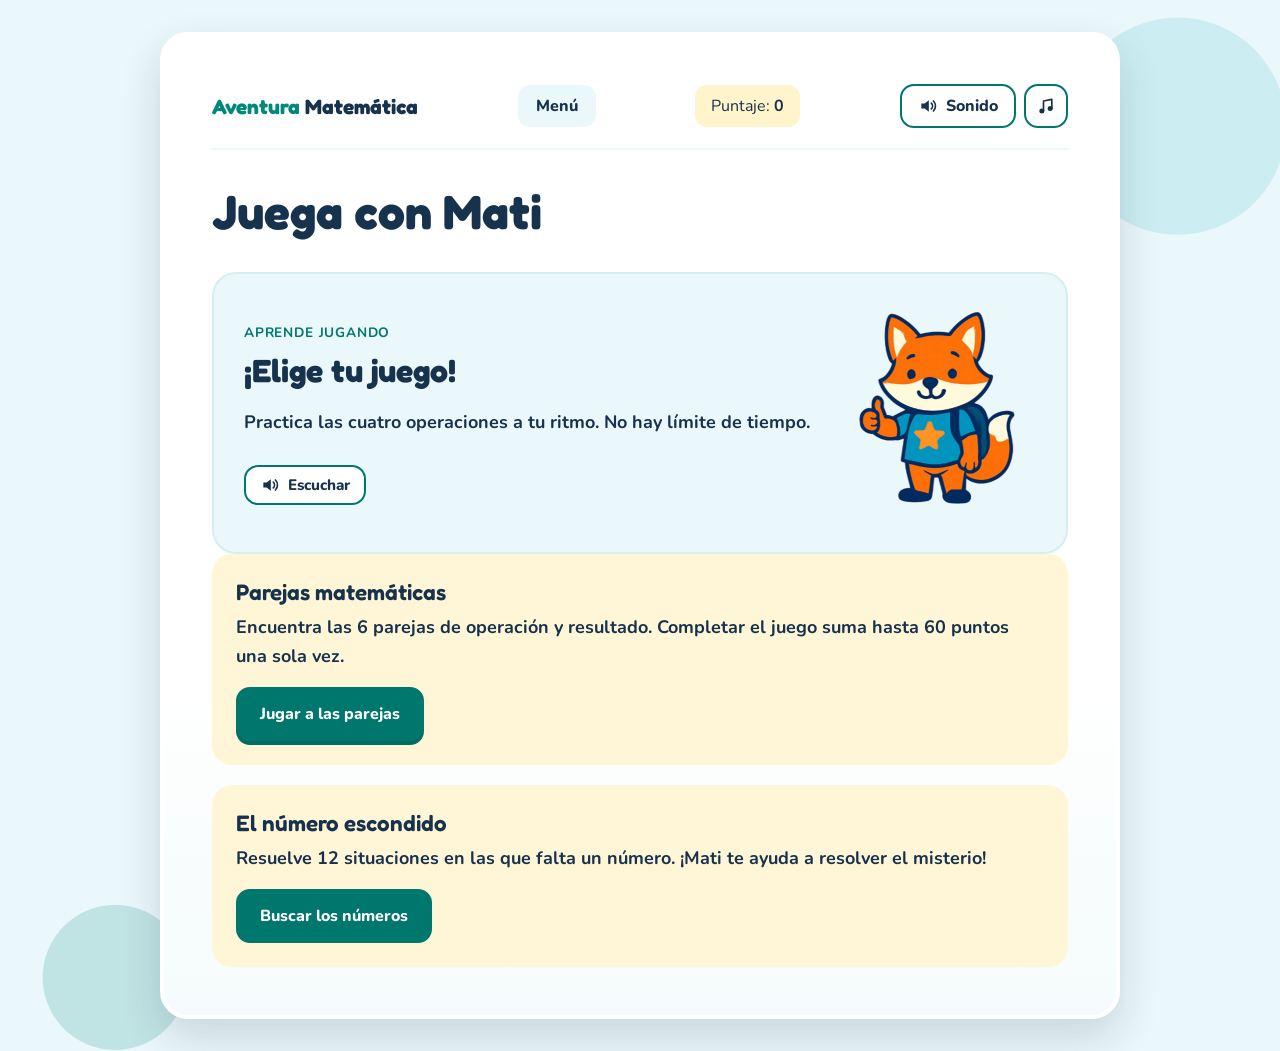
<file: pages/games.html>
<!doctype html>
<html lang="es">
  <head>
    <meta charset="UTF-8" />
    <meta name="viewport" content="width=device-width, initial-scale=1.0" />
    <title>Juegos educativos | Aventura Matemática</title>
    <link rel="preconnect" href="https://fonts.googleapis.com" />
    <link rel="preconnect" href="https://fonts.gstatic.com" crossorigin />
    <link href="https://fonts.googleapis.com/css2?family=Fredoka:wght@600;700&family=Nunito:wght@400;700;800&display=swap" rel="stylesheet" />
    <link rel="icon" href="data:," />
    <link rel="stylesheet" href="../css/styles.css" />
    <link rel="stylesheet" href="../css/arithmetic.css" />
    <script src="../js/navigation.js" defer></script>
    <script src="../js/audio.js" defer></script>
    <script src="../js/games.js" defer></script>
  </head>
  <body class="addition-page">
    <main class="arithmetic-shell"><div class="arithmetic-panel">
      <header><nav class="arithmetic-topbar" aria-label="Navegación principal"><strong class="addition-brand">Aventura <span>Matemática</span></strong><a href="menu.html" data-games-menu>Menú</a><span class="addition-score">Puntaje: <strong data-points>0</strong></span></nav><h1>Juega con Mati</h1></header>
      <section data-games-hub aria-labelledby="games-title">
        <div class="addition-welcome"><div class="addition-welcome-copy" data-speak data-speak-mode="append"><p class="addition-eyebrow">Aprende jugando</p><h2 id="games-title">¡Elige tu juego!</h2><p>Practica las cuatro operaciones a tu ritmo. No hay límite de tiempo.</p></div><div class="addition-fox"><img src="../assets/images/mati.png" alt="Mati te invita a jugar" /></div></div>
        <div class="addition-practice-card"><div><h3>Parejas matemáticas</h3><p>Encuentra las 6 parejas de operación y resultado. Completar el juego suma hasta 60 puntos una sola vez.</p></div><button type="button" data-memory-start>Jugar a las parejas</button></div>
        <div class="addition-practice-card"><div><h3>El número escondido</h3><p>Resuelve 12 situaciones en las que falta un número. ¡Mati te ayuda a resolver el misterio!</p></div><a class="arithmetic-button" href="missing-number.html">Buscar los números</a></div>
      </section>
      <section data-memory aria-labelledby="memory-title" hidden>
        <h2 id="memory-title">Parejas matemáticas</h2><p data-memory-status></p>
        <div class="memory-board" data-memory-board role="group" aria-label="Cartas de operaciones y resultados"></div>
        <section class="arithmetic-mati-dialogue" aria-label="Mati te acompaña"><img class="arithmetic-mati" src="../assets/images/mati-encouraging.png" alt="Mati te acompaña en el juego" data-game-mati /><div class="arithmetic-speech-bubble"><span class="arithmetic-speaker">Mati</span><p class="arithmetic-feedback" data-game-message aria-live="polite" aria-atomic="true" data-speak></p></div></section>
        <div class="arithmetic-actions"><button type="button" data-memory-continue hidden>Seguir buscando</button><button type="button" class="arithmetic-secondary" data-memory-restart>Empezar de nuevo</button><button type="button" class="arithmetic-secondary" data-games-back>Elegir otro juego</button></div>
      </section>
      <dialog data-games-leave-dialog aria-labelledby="games-leave-title" aria-describedby="games-leave-description"><h2 id="games-leave-title">¿Salir del juego?</h2><p id="games-leave-description">Perderás este intento. Los puntos de juegos terminados se conservan.</p><div class="arithmetic-actions"><button type="button" autofocus data-games-stay>Seguir jugando</button><button type="button" class="arithmetic-secondary" data-games-leave-confirm>Salir del juego</button><a href="menu.html" data-games-menu-confirm hidden>Volver al menú</a></div></dialog>
    </div></main>
  </body>
</html>
</file>
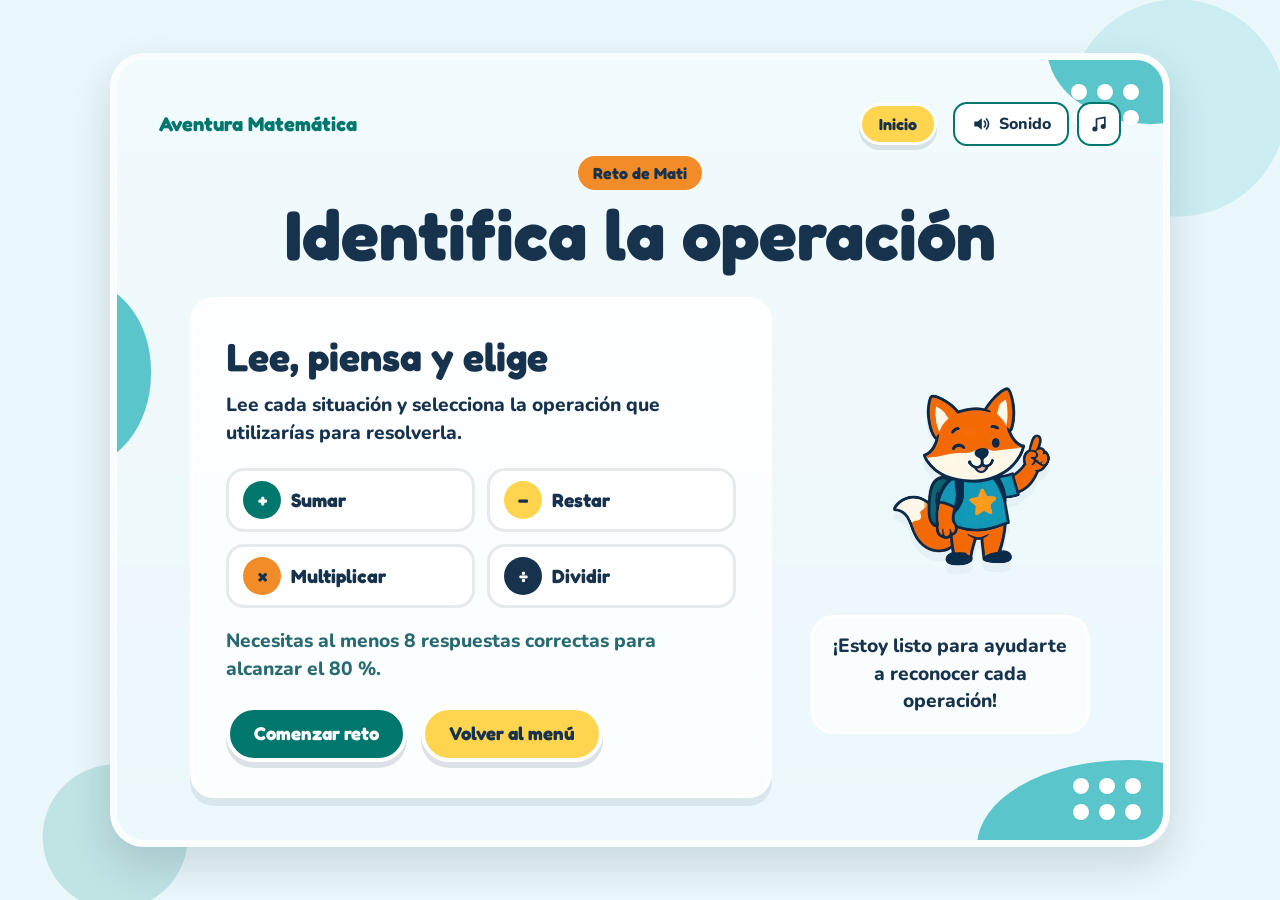
<file: pages/identify-operation.html>
<!doctype html>
<html lang="es">
  <head>
    <meta charset="UTF-8" />
    <meta name="viewport" content="width=device-width, initial-scale=1.0" />

    <title>Identifica la operación | Aventura Matemática</title>

    <link rel="preconnect" href="https://fonts.googleapis.com" />
    <link rel="preconnect" href="https://fonts.gstatic.com" crossorigin />
    <link
      href="https://fonts.googleapis.com/css2?family=Fredoka:wght@600;700&family=Nunito:wght@400;700;800&display=swap"
      rel="stylesheet"
    />
    <link rel="icon" href="data:," />
    <link rel="stylesheet" href="../css/styles.css" />
    <link rel="stylesheet" href="../css/arithmetic.css" />
    <script src="../js/navigation.js" defer></script>
    <script src="../js/audio.js" defer></script>
    <script src="../js/recommendations.js" defer></script>
    <script src="../js/identify-operation.js" defer></script>
  </head>

  <body>
    <main class="identify-shell" aria-labelledby="identify-title">
      <section class="identify-panel" aria-label="Actividad Identifica la operación">
        <div class="corner-shape corner-shape-top" aria-hidden="true"></div>
        <div class="corner-shape corner-shape-left" aria-hidden="true"></div>
        <div class="corner-shape corner-shape-bottom" aria-hidden="true"></div>
        <div class="dot-cluster dot-cluster-top" aria-hidden="true">
          <span></span><span></span><span></span><span></span><span></span><span></span>
        </div>
        <div class="dot-cluster dot-cluster-bottom" aria-hidden="true">
          <span></span><span></span><span></span><span></span><span></span><span></span>
        </div>

        <header class="identify-header">
          <div class="identify-topbar">
            <p class="identify-brand">Aventura Matemática</p>
            <a class="identify-home-link" href="../index.html">Inicio</a>
          </div>

          <p class="identify-label">Reto de Mati</p>
          <h1 id="identify-title">Identifica la operación</h1>
        </header>

        <section class="identify-start" data-identify-start aria-labelledby="identify-start-title">
          <div class="identify-start-copy">
            <h2 id="identify-start-title">Lee, piensa y elige</h2>
            <p>
              Lee cada situación y selecciona la operación que utilizarías para resolverla.
            </p>

            <ul class="identify-symbol-list" aria-label="Significado de los símbolos">
              <li class="identify-symbol-item identify-add"><span aria-hidden="true">+</span> Sumar</li>
              <li class="identify-symbol-item identify-subtract"><span aria-hidden="true">−</span> Restar</li>
              <li class="identify-symbol-item identify-multiply"><span aria-hidden="true">×</span> Multiplicar</li>
              <li class="identify-symbol-item identify-divide"><span aria-hidden="true">÷</span> Dividir</li>
            </ul>

            <p class="identify-goal-note">Necesitas al menos 8 respuestas correctas para alcanzar el 80 %.</p>

            <div class="identify-actions">
              <button class="identify-primary-button" type="button" data-start-challenge>
                Comenzar reto
              </button>
              <a class="identify-secondary-link" href="menu.html">Volver al menú</a>
            </div>
          </div>

          <div class="identify-mati-card" aria-label="Mati acompaña el reto">
            <div class="mati-frame identify-mati-frame">
              <img
                class="mati-image identify-mati-image"
                src="../assets/images/mati-encouraging.png"
                alt="Mati animando el reto"
                data-mati-image
              />
            </div>
            <p>¡Estoy listo para ayudarte a reconocer cada operación!</p>
          </div>
        </section>

        <section class="identify-quiz" data-identify-quiz aria-labelledby="identify-question-title" hidden>
          <div class="identify-quiz-status">
            <p data-question-counter>Pregunta 1 de 10</p>
            <p>Puntaje del reto: <strong data-attempt-points>0</strong></p>
          </div>

          <div class="identify-progress" role="progressbar" aria-label="Progreso del reto" aria-valuemin="0" aria-valuemax="10" aria-valuenow="0">
            <span data-progress-bar></span>
          </div>

          <div class="identify-question-layout">
            <div class="identify-quiz-mati" aria-label="Mati acompaña la pregunta">
              <div class="mati-frame identify-mati-frame">
                <img
                  class="mati-image identify-mati-image"
                  src="../assets/images/mati.png"
                  alt="Mati observando la pregunta"
                  data-mati-image
                />
              </div>
            </div>

            <article class="identify-question-card">
              <h2 id="identify-question-title" tabindex="-1">Situación</h2>
              <p data-question-statement data-speak></p>
            </article>
          </div>

          <div class="identify-options" role="group" aria-label="Opciones de operación">
            <button class="identify-option identify-add" type="button" data-operation="suma">
              <span aria-hidden="true">+</span>
              <strong>Sumar</strong>
            </button>
            <button class="identify-option identify-subtract" type="button" data-operation="resta">
              <span aria-hidden="true">−</span>
              <strong>Restar</strong>
            </button>
            <button class="identify-option identify-multiply" type="button" data-operation="multiplicación">
              <span aria-hidden="true">×</span>
              <strong>Multiplicar</strong>
            </button>
            <button class="identify-option identify-divide" type="button" data-operation="división">
              <span aria-hidden="true">÷</span>
              <strong>Dividir</strong>
            </button>
          </div>

          <p class="identify-feedback" data-feedback aria-live="polite" data-speak></p>

          <div class="identify-actions">
            <button class="identify-primary-button" type="button" data-next-question disabled>
              Siguiente
            </button>
            <button class="identify-secondary-button" type="button" data-menu-warning-open>
              Volver al menú
            </button>
          </div>
        </section>

        <dialog
          class="identify-menu-modal"
          data-menu-warning-modal
          role="dialog"
          aria-modal="true"
          aria-labelledby="identify-menu-modal-title"
          aria-describedby="identify-menu-modal-description"
          hidden
        >
          <div class="identify-menu-dialog">
            <h2 id="identify-menu-modal-title">Salir del reto</h2>
            <p id="identify-menu-modal-description">
              Si sales, perderás las respuestas de este intento.
            </p>
            <div class="identify-menu-actions">
              <a class="identify-menu-confirm" href="menu.html">Salir</a>
              <button class="identify-menu-cancel" type="button" data-menu-warning-cancel>
                Cancelar
              </button>
            </div>
          </div>
        </dialog>

        <section class="identify-results" data-identify-results aria-labelledby="identify-results-title" hidden>
          <div class="identify-result-mati" aria-label="Mensaje visual de Mati">
            <div class="mati-frame identify-mati-frame">
              <img
                class="mati-image identify-mati-image"
                src="../assets/images/mati-encouraging.png"
                alt="Mati animando para seguir practicando"
                data-mati-image
              />
            </div>
          </div>
          <div class="identify-result-badge" data-result-badge aria-hidden="true"></div>
          <h2 id="identify-results-title" tabindex="-1">Resultados del reto</h2>
          <p class="identify-result-status" data-result-status></p>
          <p class="identify-mati-message" data-result-message data-speak></p>

          <dl class="identify-result-grid">
            <div>
              <dt>Correctas</dt>
              <dd data-result-correct>0</dd>
            </div>
            <div>
              <dt>Incorrectas</dt>
              <dd data-result-incorrect>0</dd>
            </div>
            <div>
              <dt>Porcentaje</dt>
              <dd data-result-percent>0 %</dd>
            </div>
            <div>
              <dt>Puntos</dt>
              <dd data-result-points>0</dd>
            </div>
          </dl>

          <p class="identify-new-points" data-result-new-points></p><section class="review-topics" data-review-topics aria-labelledby="review-topics-title" hidden><h3 id="review-topics-title">¿Qué repasamos?</h3><p>Empieza por la operación que más necesita práctica.</p><div class="review-links" data-review-links></div></section>

          <div class="identify-actions">
            <button class="identify-primary-button" type="button" data-retry-challenge>
              Intentar de nuevo
            </button>
            <a class="identify-secondary-link" href="menu.html">Volver al menú</a>
          </div>
        </section>
      </section>
    </main>
  </body>
</html>
</file>
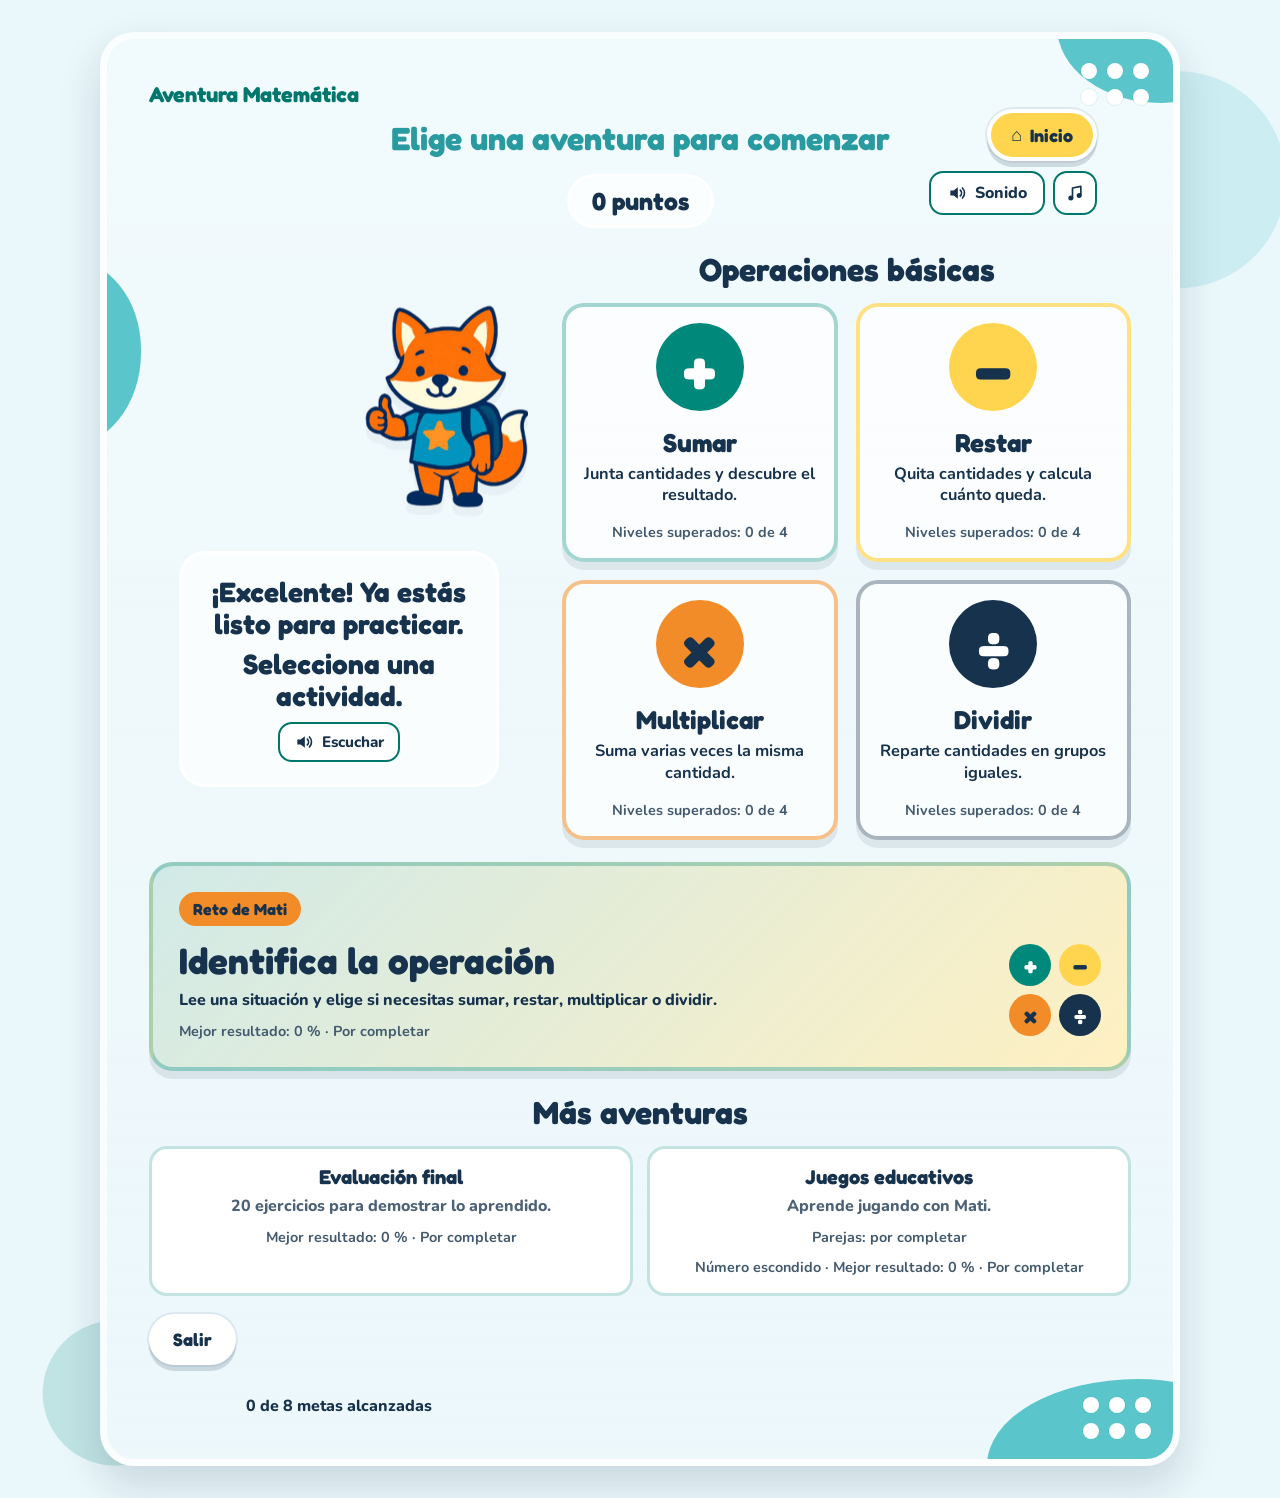
<file: pages/menu.html>
<!doctype html>
<html lang="es">
  <head>
    <meta charset="UTF-8" />
    <meta name="viewport" content="width=device-width, initial-scale=1.0" />

    <title>Menú principal | Aventura Matemática</title>

    <link rel="preconnect" href="https://fonts.googleapis.com" />
    <link rel="preconnect" href="https://fonts.gstatic.com" crossorigin />
    <link
      href="https://fonts.googleapis.com/css2?family=Fredoka:wght@600;700&family=Nunito:wght@400;700;800&display=swap"
      rel="stylesheet"
    />
    <link rel="icon" href="data:," />
    <link rel="stylesheet" href="../css/styles.css" />
    <script src="../js/navigation.js" defer></script>
    <script src="../js/audio.js" defer></script>
    <script src="../js/menu-progress.js" defer></script>
  </head>

  <body>
    <main class="menu-shell" aria-labelledby="menu-title">
      <section class="menu-panel" aria-label="Menú principal">
        <div class="corner-shape corner-shape-top" aria-hidden="true"></div>
        <div class="corner-shape corner-shape-left" aria-hidden="true"></div>
        <div class="corner-shape corner-shape-bottom" aria-hidden="true"></div>
        <div class="dot-cluster dot-cluster-top" aria-hidden="true">
          <span></span><span></span><span></span><span></span><span></span><span></span>
        </div>
        <div class="dot-cluster dot-cluster-bottom" aria-hidden="true">
          <span></span><span></span><span></span><span></span><span></span><span></span>
        </div>

        <header class="menu-header">
          <div class="menu-brand-row">
            <p class="menu-brand">Aventura Matemática</p>
            <div class="menu-top-actions">
              <a class="back-home-button" href="../index.html" aria-label="Regresar a la pantalla de inicio">
                <span aria-hidden="true">⌂</span>
                <span>Inicio</span>
              </a>
            </div>
          </div>

          <h1 id="menu-title" class="visually-hidden">Menú principal</h1>
          <p class="menu-instruction">Elige una aventura para comenzar</p>

          <div class="menu-score" aria-label="Puntaje acumulado">
            <p><span data-points>0</span> puntos</p>
          </div>
        </header>

        <dialog
          class="menu-exit-modal"
          data-exit-modal
          role="dialog"
          aria-modal="true"
          aria-labelledby="exit-modal-title"
          aria-describedby="exit-modal-description"
          hidden
        >
          <div class="menu-exit-dialog">
            <h2 id="exit-modal-title">Salir de la aventura</h2>
            <p id="exit-modal-description">
              Si sales, volverás al inicio y tu puntaje quedará en 0.
            </p>
            <div class="menu-exit-actions">
              <button class="menu-exit-confirm" type="button" data-exit-confirm>
                Salir
              </button>
              <button class="menu-exit-cancel" type="button" data-exit-cancel>
                Cancelar
              </button>
            </div>
          </div>
        </dialog>

        <p class="menu-progress-summary" data-progress-summary>0 de 8 metas alcanzadas</p>
        <section class="menu-mati-card" aria-label="Mensaje de Mati">
          <div class="mati-frame menu-mati-frame">
            <img
              class="mati-image"
              src="../assets/images/mati.png"
              alt="Mati, el explorador matemático"
            />
          </div>
          <div class="menu-speech" data-speak data-speak-mode="append">
            <p>¡Excelente! Ya estás listo para practicar.</p>
            <p>Selecciona una actividad.</p>
          </div>
        </section>

        <section class="menu-modules" aria-labelledby="modules-title">
          <h2 id="modules-title">Operaciones básicas</h2>
          <div class="module-grid">
            <a class="module-card module-add" href="addition.html">
              <span class="module-symbol" aria-hidden="true">+</span>
              <span class="module-copy">
                <strong>Sumar</strong>
                <span>Junta cantidades y descubre el resultado.</span>
                <span class="activity-progress" data-activity-progress="addition"></span>
              </span>
            </a>

            <a class="module-card module-subtract" href="subtraction.html">
              <span class="module-symbol" aria-hidden="true">−</span>
              <span class="module-copy">
                <strong>Restar</strong>
                <span>Quita cantidades y calcula cuánto queda.</span>
                <span class="activity-progress" data-activity-progress="subtraction"></span>
              </span>
            </a>

            <a class="module-card module-multiply" href="multiplication.html">
              <span class="module-symbol" aria-hidden="true">×</span>
              <span class="module-copy">
                <strong>Multiplicar</strong>
                <span>Suma varias veces la misma cantidad.</span>
                <span class="activity-progress" data-activity-progress="multiplication"></span>
              </span>
            </a>

            <a class="module-card module-divide" href="division.html">
              <span class="module-symbol" aria-hidden="true">÷</span>
              <span class="module-copy">
                <strong>Dividir</strong>
                <span>Reparte cantidades en grupos iguales.</span>
                <span class="activity-progress" data-activity-progress="division"></span>
              </span>
            </a>
          </div>
        </section>

        <section class="challenge-section" aria-labelledby="challenge-title">
          <a class="challenge-card" href="identify-operation.html">
            <span class="challenge-label">Reto de Mati</span>
            <span class="challenge-content">
              <span>
                <strong id="challenge-title">Identifica la operación</strong>
                <span>Lee una situación y elige si necesitas sumar, restar, multiplicar o dividir.</span>
                <span class="activity-progress" data-activity-progress="identify"></span>
              </span>
              <span class="challenge-symbols" aria-hidden="true">
                <span>+</span><span>−</span><span>×</span><span>÷</span>
              </span>
            </span>
          </a>
        </section>

        <section class="future-section" aria-labelledby="future-title">
          <h2 id="future-title">Más aventuras</h2>
          <div class="future-grid">
            <a class="future-card" href="final-assessment.html">
              <h3>Evaluación final</h3>
              <p>20 ejercicios para demostrar lo aprendido.</p><span class="activity-progress" data-activity-progress="final"></span>
            </a>
            <a class="future-card" href="games.html">
              <h3>Juegos educativos</h3>
              <p>Aprende jugando con Mati.</p><span class="activity-progress" data-activity-progress="game-memory"></span><span class="activity-progress" data-activity-progress="game-missing"></span>
            </a>
          </div>
          <button class="menu-exit-button" type="button" data-exit-reset>
            Salir
          </button>
        </section>
      </section>
    </main>
  </body>
</html>
</file>
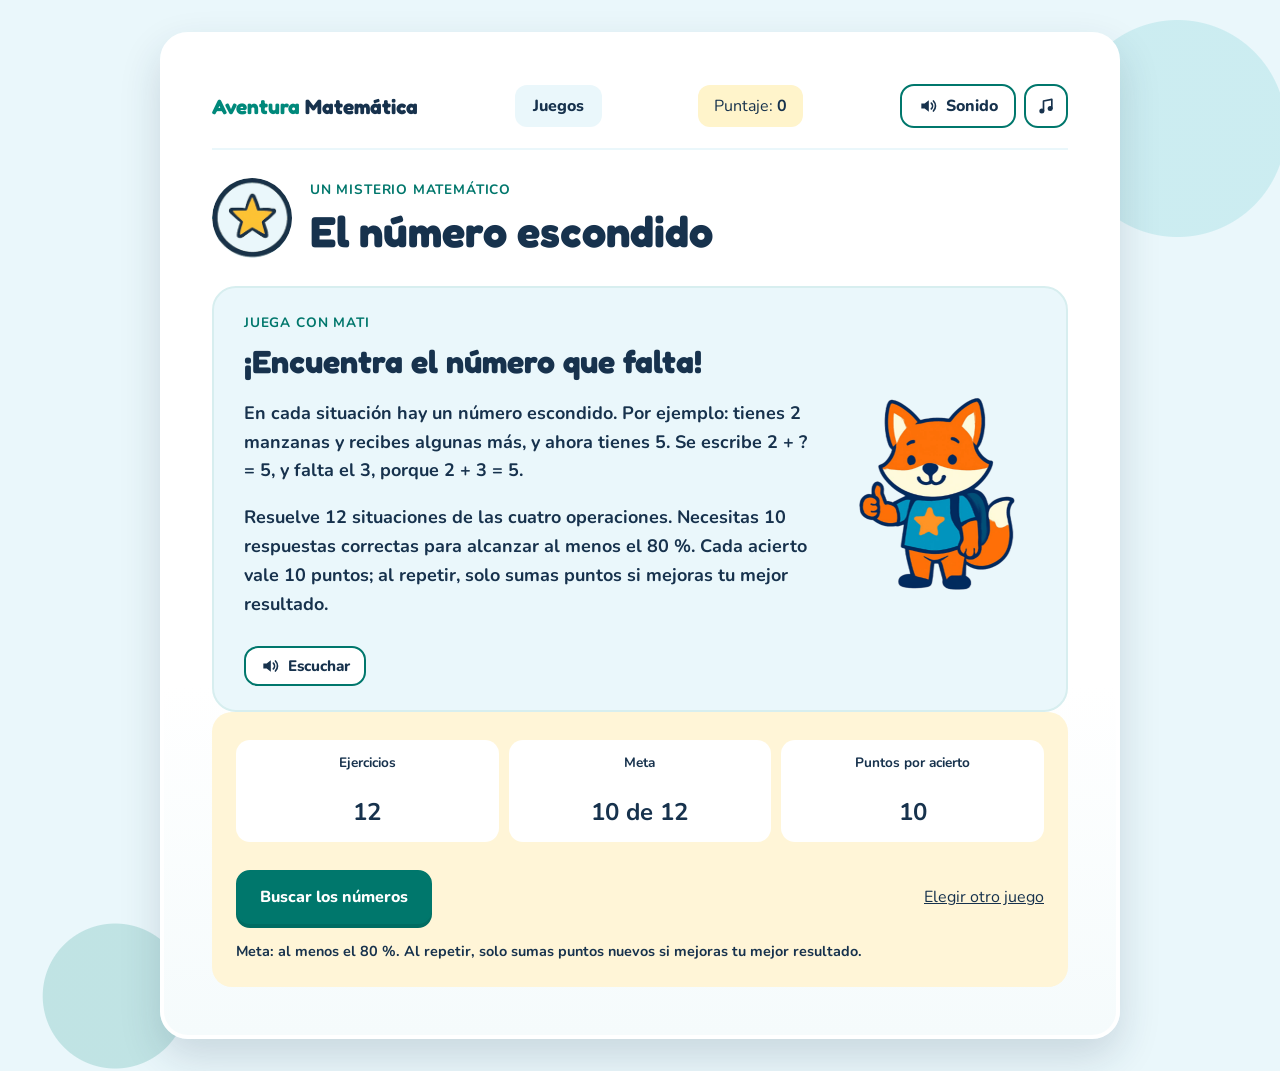
<file: pages/missing-number.html>
<!doctype html>
<html lang="es">
  <head>
    <meta charset="UTF-8" />
    <meta name="viewport" content="width=device-width, initial-scale=1.0" />
    <title>El número escondido | Aventura Matemática</title>
    <link rel="preconnect" href="https://fonts.googleapis.com" />
    <link rel="preconnect" href="https://fonts.gstatic.com" crossorigin />
    <link href="https://fonts.googleapis.com/css2?family=Fredoka:wght@600;700&family=Nunito:wght@400;700;800&display=swap" rel="stylesheet" />
    <link rel="icon" href="data:," />
    <link rel="stylesheet" href="../css/styles.css" />
    <link rel="stylesheet" href="../css/arithmetic.css" />
    <script src="../js/navigation.js" defer></script>
    <script src="../js/audio.js" defer></script>
    <script src="../js/missing-number.js" defer></script>
    <script src="../js/arithmetic-visuals.js" defer></script>
    <script src="../js/recommendations.js" defer></script>
    <script src="../js/arithmetic.js" defer></script>

  </head>
  <body class="addition-page missing-page">
    <main class="arithmetic-shell">
      <div class="arithmetic-panel">
        <header>
          <nav class="arithmetic-topbar" aria-label="Navegación principal">
            <strong class="addition-brand">Aventura <span>Matemática</span></strong>
            <a href="games.html" data-outbound>Juegos</a>
            <span class="addition-score">Puntaje: <strong data-points>0</strong></span>
          </nav>
          <div class="addition-heading">
            <span class="addition-icon" aria-hidden="true"></span>
            <div><p class="addition-eyebrow">Un misterio matemático</p><h1>El número escondido</h1></div>
          </div>
        </header>
        <section data-lesson aria-labelledby="lesson-title"><div class="addition-welcome"><div class="addition-welcome-copy" data-speak data-speak-mode="append"><p class="addition-eyebrow">Juega con Mati</p><h2 id="lesson-title" tabindex="-1" data-lesson-title>¡Encuentra el número que falta!</h2><p>En cada situación hay un número escondido. Por ejemplo: tienes 2 manzanas y recibes algunas más, y ahora tienes 5. Se escribe 2 + ? = 5, y falta el 3, porque 2 + 3 = 5.</p><p>Resuelve 12 situaciones de las cuatro operaciones. Necesitas 10 respuestas correctas para alcanzar al menos el 80 %. Cada acierto vale 10 puntos; al repetir, solo sumas puntos si mejoras tu mejor resultado.</p></div><div class="addition-fox"><img src="../assets/images/mati.png" alt="Mati te invita a buscar los números escondidos" /></div></div><div class="addition-practice-card"><dl class="activity-facts" aria-label="Datos de la actividad"><div><dt>Ejercicios</dt><dd>12</dd></div><div><dt>Meta</dt><dd>10 de 12</dd></div><div><dt>Puntos por acierto</dt><dd>10</dd></div></dl><button type="button" data-start>Buscar los números</button><a href="games.html">Elegir otro juego</a><p class="addition-points-note">Meta: al menos el 80 %. Al repetir, solo sumas puntos nuevos si mejoras tu mejor resultado.</p></div></section><section data-practice aria-labelledby="question-title" hidden>
          <div class="arithmetic-status"><h2 id="question-title" data-counter></h2></div>
          <progress data-progress max="12" value="0" aria-label="Ejercicios respondidos"></progress>

          <p data-question data-speak="[data-question],[data-expression]"></p>
          <div class="quantity-visual" data-quantity-visual role="group" aria-label="Objetos del ejercicio"></div>
          <p class="arithmetic-expression" data-expression></p>
          <form class="arithmetic-answer" data-answer-form>
            <label for="answer">Tu respuesta
              <input id="answer" name="answer" type="text" inputmode="numeric" autocomplete="off" required aria-describedby="answer-help feedback" data-answer />
            </label>
            <button type="submit" data-check>Comprobar</button>
          </form>
          <p id="answer-help">Escribe un número entero mayor o igual a cero.</p>
          <section class="arithmetic-mati-dialogue" aria-label="Mati te acompaña">
            <img class="arithmetic-mati" src="../assets/images/mati-encouraging.png" alt="Mati te anima a resolver el ejercicio" data-mati />
            <div class="arithmetic-speech-bubble">
              <span class="arithmetic-speaker">Mati</span>
              <p id="feedback" class="arithmetic-feedback" aria-live="polite" aria-atomic="true" data-feedback data-speak></p>
            </div>
          </section>
          <div class="arithmetic-actions">
            <button type="button" data-next hidden>Siguiente ejercicio</button>
            <button class="arithmetic-secondary" type="button" data-leave>Volver a los juegos</button>
          </div>
        </section>
        <section data-results aria-labelledby="result-title" hidden>
          <h2 id="result-title" tabindex="-1" data-result-title>Resultados</h2>
          <div class="arithmetic-mati-dialogue"><img class="arithmetic-mati" src="../assets/images/mati-encouraging.png" alt="Mati te acompaña al revisar los resultados" data-result-mati /><div class="arithmetic-speech-bubble"><span class="arithmetic-speaker">Mati</span><p class="arithmetic-feedback" data-result-message data-speak></p></div></div>
          <dl class="arithmetic-results">
            <div><dt>Correctas</dt><dd data-result-correct>0</dd></div>
            <div><dt>Incorrectas</dt><dd data-result-incorrect>0</dd></div>
            <div><dt>Porcentaje</dt><dd data-percent>0 %</dd></div>
          </dl>
          <p data-points-earned></p><section class="review-topics" data-review-topics aria-labelledby="review-topics-title" hidden><h3 id="review-topics-title">¿Qué repasamos?</h3><p>Empieza por la operación que más necesita práctica.</p><div class="review-links" data-review-links></div></section>
          <div class="arithmetic-actions">
            <button type="button" data-retry>Practicar de nuevo</button>
            <button type="button" class="arithmetic-secondary" data-review>Ver instrucciones</button>
            <a href="games.html">Volver a los juegos</a>
          </div>
        </section>
        <dialog data-leave-dialog aria-labelledby="leave-title" aria-describedby="leave-description">
          <h2 id="leave-title">¿Volver a los juegos?</h2>
          <p id="leave-description">Perderás las respuestas de este intento. Los puntos de intentos terminados se conservan.</p>
          <div class="arithmetic-actions">
            <button type="button" autofocus data-stay>Seguir practicando</button>
            <a class="arithmetic-button arithmetic-secondary" href="games.html" data-leave-confirm>Salir de la práctica</a>
          </div>
        </dialog>
      </div>
    </main>
  </body>
</html>
</file>
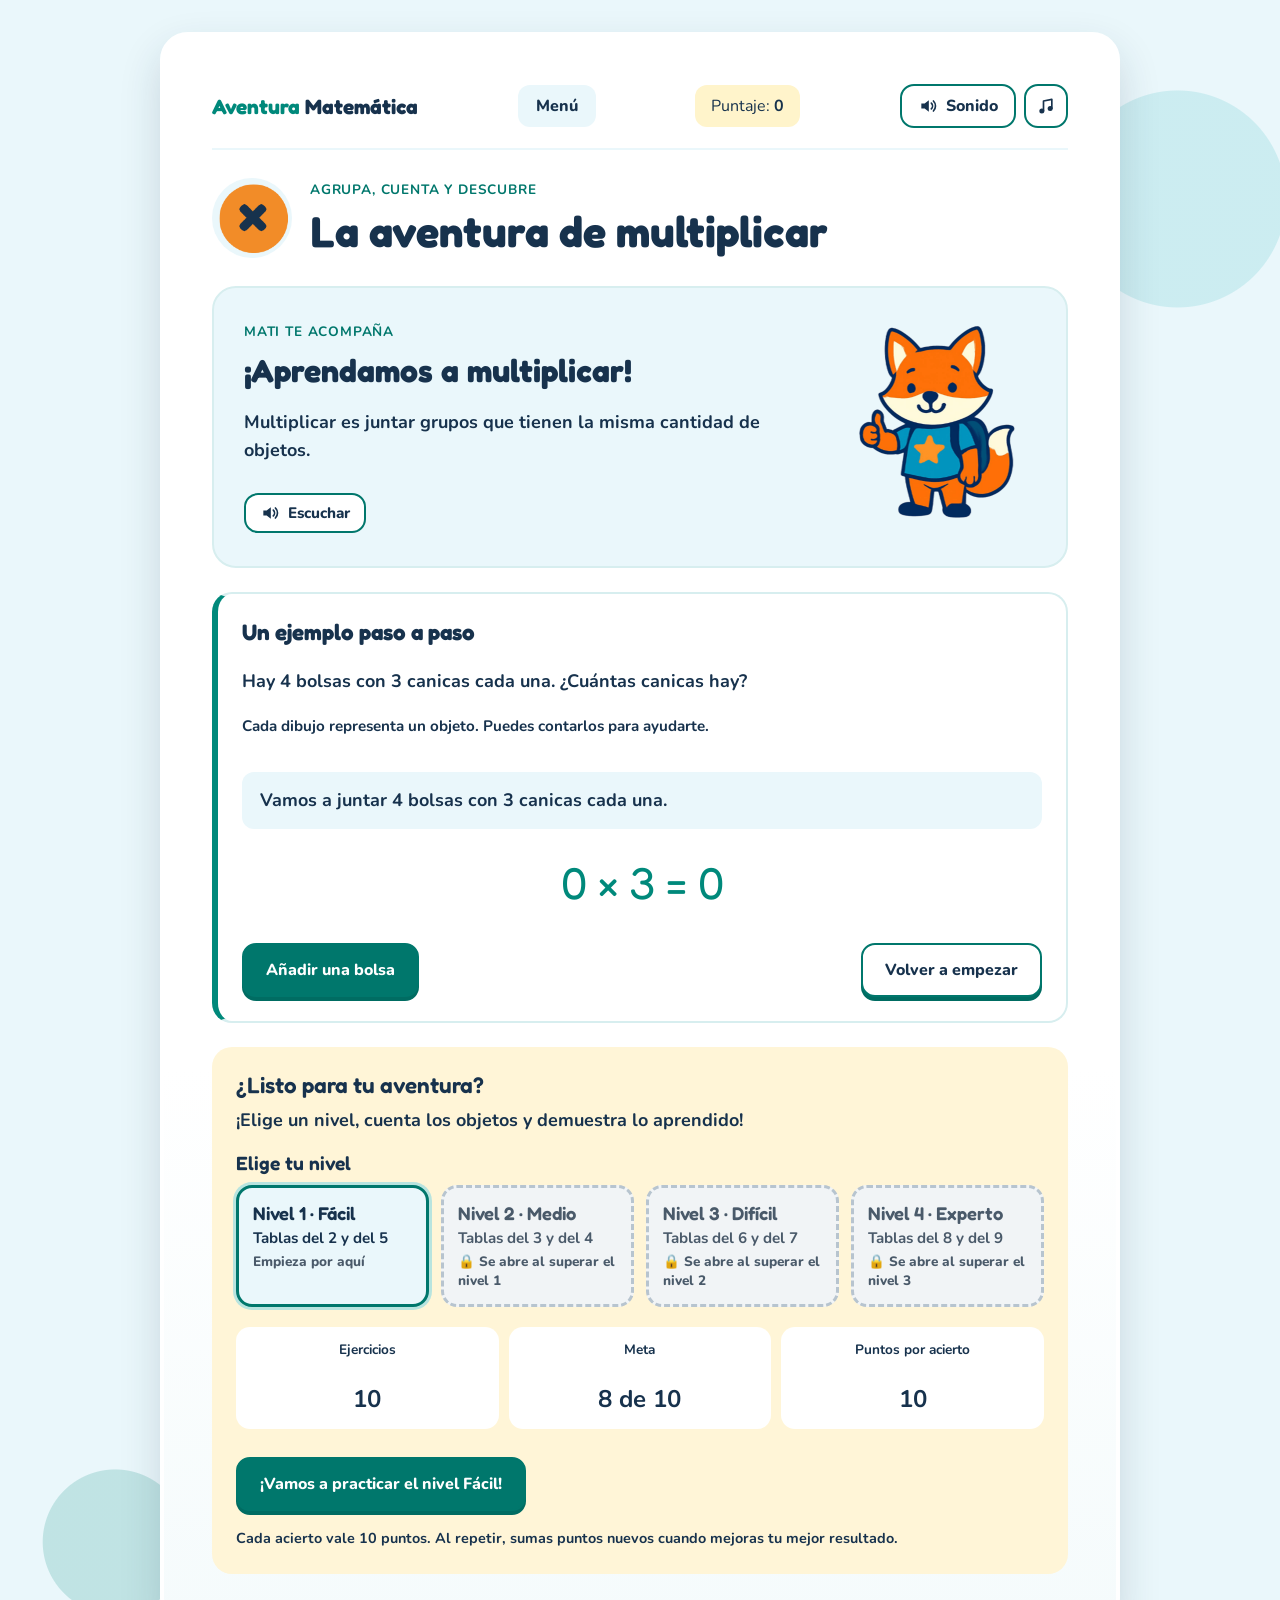
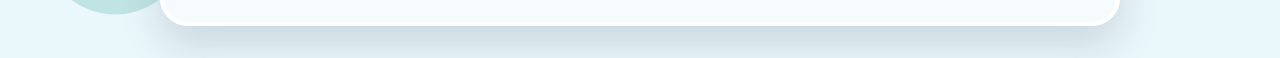
<file: pages/multiplication.html>
<!doctype html>
<html lang="es">
  <head>
    <meta charset="UTF-8" />
    <meta name="viewport" content="width=device-width, initial-scale=1.0" />
    <title>Multiplicar | Aventura Matemática</title>
    <link rel="preconnect" href="https://fonts.googleapis.com" />
    <link rel="preconnect" href="https://fonts.gstatic.com" crossorigin />
    <link href="https://fonts.googleapis.com/css2?family=Fredoka:wght@600;700&family=Nunito:wght@400;700;800&display=swap" rel="stylesheet" />
    <link rel="icon" href="data:," />
    <link rel="stylesheet" href="../css/styles.css" />
    <link rel="stylesheet" href="../css/arithmetic.css" />
    <script src="../js/navigation.js" defer></script>
    <script src="../js/audio.js" defer></script>
    <script src="../js/multiplication.js" defer></script>
    <script src="../js/arithmetic-visuals.js" defer></script>
    <script src="../js/recommendations.js" defer></script>
    <script src="../js/arithmetic.js" defer></script>
    <script src="../js/operation-example.js" defer></script>
  </head>
  <body class="addition-page multiplication-page">
    <main class="arithmetic-shell">
      <div class="arithmetic-panel">
        <header>
          <nav class="arithmetic-topbar" aria-label="Navegación principal">
            <strong class="addition-brand">Aventura <span>Matemática</span></strong>
            <a href="menu.html" data-outbound>Menú</a>
            <span class="addition-score">Puntaje: <strong data-points>0</strong></span>
          </nav>
          <div class="addition-heading"><span class="addition-icon" aria-hidden="true"></span><div><p class="addition-eyebrow">Agrupa, cuenta y descubre</p><h1>La aventura de multiplicar</h1></div></div>
        </header>
        <section data-lesson aria-labelledby="lesson-title">
          <div class="addition-welcome"><div class="addition-welcome-copy" data-speak data-speak-mode="append"><p class="addition-eyebrow">Mati te acompaña</p><h2 id="lesson-title" tabindex="-1" data-lesson-title>¡Aprendamos a multiplicar!</h2><p>Multiplicar es juntar grupos que tienen la misma cantidad de objetos.</p></div><div class="addition-fox"><img src="../assets/images/mati.png" alt="Mati te da la bienvenida" /></div></div>
          <article class="arithmetic-example" aria-labelledby="example-title">
            <h3 id="example-title">Un ejemplo paso a paso</h3>
            <p>Hay 4 bolsas con 3 canicas cada una. ¿Cuántas canicas hay?</p>
            <div data-operation-example="multiplication"><div data-example-visuals></div><p class="apple-instruction" data-example-message aria-live="polite" aria-atomic="true"></p><p class="apple-equation" data-example-equation></p><div class="arithmetic-actions"><button type="button" data-example-next>Avanzar</button><button type="button" class="arithmetic-secondary" data-example-reset>Volver a empezar</button></div></div><noscript><p>Activa JavaScript para recorrer el ejemplo interactivo y practicar.</p></noscript>
          </article>
          <div class="addition-practice-card"><div><h3>¿Listo para tu aventura?</h3><p>¡Elige un nivel, cuenta los objetos y demuestra lo aprendido!</p></div><fieldset class="level-picker"><legend>Elige tu nivel</legend><div class="level-options"><label class="level-option"><input type="radio" name="level" value="1" data-level="1" /><span class="level-option-body"><strong data-level-name="1">Nivel 1 · Fácil</strong><span data-level-description="1">Tablas del 2 y del 5</span><em data-level-status="1"></em></span></label><label class="level-option"><input type="radio" name="level" value="2" data-level="2" /><span class="level-option-body"><strong data-level-name="2">Nivel 2 · Medio</strong><span data-level-description="2">Tablas del 3 y del 4</span><em data-level-status="2"></em></span></label><label class="level-option"><input type="radio" name="level" value="3" data-level="3" /><span class="level-option-body"><strong data-level-name="3">Nivel 3 · Difícil</strong><span data-level-description="3">Tablas del 6 y del 7</span><em data-level-status="3"></em></span></label><label class="level-option"><input type="radio" name="level" value="4" data-level="4" /><span class="level-option-body"><strong data-level-name="4">Nivel 4 · Experto</strong><span data-level-description="4">Tablas del 8 y del 9</span><em data-level-status="4"></em></span></label></div></fieldset><dl class="activity-facts" aria-label="Datos de la actividad"><div><dt>Ejercicios</dt><dd>10</dd></div><div><dt>Meta</dt><dd>8 de 10</dd></div><div><dt>Puntos por acierto</dt><dd>10</dd></div></dl>
          <button type="button" data-start>¡Vamos a practicar!</button><p class="addition-points-note">Cada acierto vale 10 puntos. Al repetir, sumas puntos nuevos cuando mejoras tu mejor resultado.</p></div>
        </section>
        <section data-practice aria-labelledby="question-title" hidden>
          <div class="arithmetic-status"><h2 id="question-title" data-counter></h2></div>
          <progress data-progress max="10" value="0" aria-label="Ejercicios respondidos"></progress>

          <p data-question data-speak></p>
          <div class="quantity-visual" data-quantity-visual role="group" aria-label="Objetos del ejercicio"></div>
          <p class="arithmetic-expression" data-expression></p>
          <form class="arithmetic-answer" data-answer-form>
            <label for="answer">Tu respuesta
              <input id="answer" name="answer" type="text" inputmode="numeric" autocomplete="off" required aria-describedby="answer-help feedback" data-answer />
            </label>
            <button type="submit" data-check>Comprobar</button>
          </form>
          <p id="answer-help">Escribe un número entero mayor o igual a cero.</p>
          <section class="arithmetic-mati-dialogue" aria-label="Mati te acompaña">
            <img class="arithmetic-mati" src="../assets/images/mati-encouraging.png" alt="Mati te anima a resolver el ejercicio" data-mati />
            <div class="arithmetic-speech-bubble">
              <span class="arithmetic-speaker">Mati</span>
              <p id="feedback" class="arithmetic-feedback" aria-live="polite" aria-atomic="true" data-feedback data-speak></p>
            </div>
          </section>
          <div class="arithmetic-actions">
            <button type="button" data-next hidden>Siguiente ejercicio</button>
            <button class="arithmetic-secondary" type="button" data-leave>Volver al menú</button>
          </div>
        </section>
        <section data-results aria-labelledby="result-title" hidden>
          <h2 id="result-title" tabindex="-1" data-result-title>Resultados</h2>
          <p class="result-level" data-result-level></p>
          <div class="arithmetic-mati-dialogue"><img class="arithmetic-mati" src="../assets/images/mati-encouraging.png" alt="Mati te acompaña al revisar los resultados" data-result-mati /><div class="arithmetic-speech-bubble"><span class="arithmetic-speaker">Mati</span><p class="arithmetic-feedback" data-result-message data-speak></p></div></div>
          <dl class="arithmetic-results">
            <div><dt>Correctas</dt><dd data-result-correct>0</dd></div>
            <div><dt>Incorrectas</dt><dd data-result-incorrect>0</dd></div>
            <div><dt>Porcentaje</dt><dd data-percent>0 %</dd></div>
          </dl>
          <p data-points-earned></p><section class="review-topics" data-review-topics aria-labelledby="review-topics-title" hidden><h3 id="review-topics-title">¿Qué repasamos?</h3><p>Empieza por la operación que más necesita práctica.</p><div class="review-links" data-review-links></div></section>
          <div class="arithmetic-actions">
            <button type="button" data-next-level hidden>Pasar al siguiente nivel</button>
            <button type="button" data-retry>Repetir este nivel</button>
            <button type="button" class="arithmetic-secondary" data-review>Repasar explicación</button>
            <a href="menu.html">Volver al menú</a>
          </div>
        </section>
        <dialog data-leave-dialog aria-labelledby="leave-title" aria-describedby="leave-description">
          <h2 id="leave-title">¿Volver al menú?</h2>
          <p id="leave-description">Perderás las respuestas de este intento. Los puntos de intentos terminados se conservan.</p>
          <div class="arithmetic-actions">
            <button type="button" autofocus data-stay>Seguir practicando</button>
            <a class="arithmetic-button arithmetic-secondary" href="menu.html" data-leave-confirm>Salir de la práctica</a>
          </div>
        </dialog>
      </div>
    </main>
  </body>
</html>
</file>
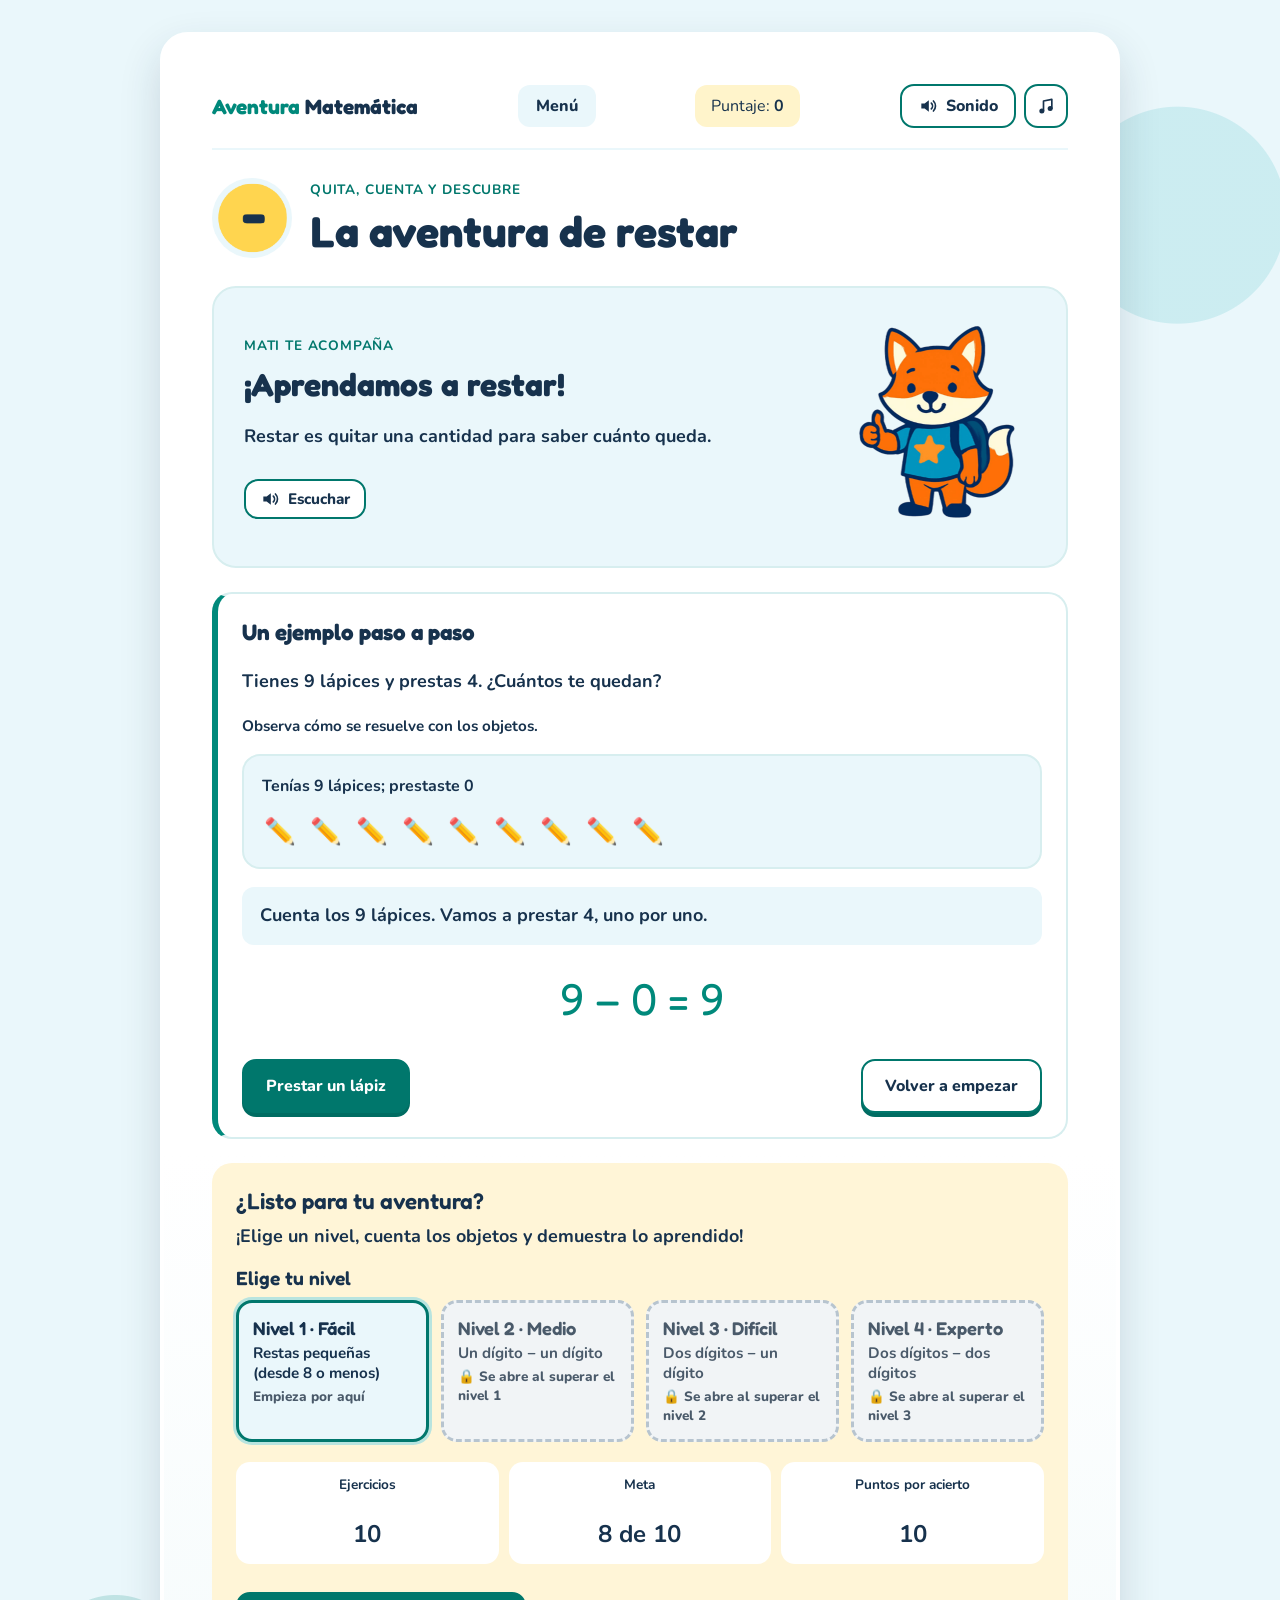
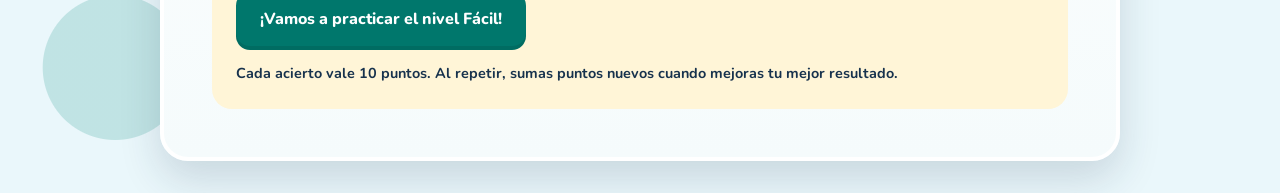
<file: pages/subtraction.html>
<!doctype html>
<html lang="es">
  <head>
    <meta charset="UTF-8" />
    <meta name="viewport" content="width=device-width, initial-scale=1.0" />
    <title>Restar | Aventura Matemática</title>
    <link rel="preconnect" href="https://fonts.googleapis.com" />
    <link rel="preconnect" href="https://fonts.gstatic.com" crossorigin />
    <link href="https://fonts.googleapis.com/css2?family=Fredoka:wght@600;700&family=Nunito:wght@400;700;800&display=swap" rel="stylesheet" />
    <link rel="icon" href="data:," />
    <link rel="stylesheet" href="../css/styles.css" />
    <link rel="stylesheet" href="../css/arithmetic.css" />
    <script src="../js/navigation.js" defer></script>
    <script src="../js/audio.js" defer></script>
    <script src="../js/subtraction.js" defer></script>
    <script src="../js/arithmetic-visuals.js" defer></script>
    <script src="../js/recommendations.js" defer></script>
    <script src="../js/arithmetic.js" defer></script>
    <script src="../js/operation-example.js" defer></script>
  </head>
  <body class="addition-page subtraction-page">
    <main class="arithmetic-shell">
      <div class="arithmetic-panel">
        <header>
          <nav class="arithmetic-topbar" aria-label="Navegación principal">
            <strong class="addition-brand">Aventura <span>Matemática</span></strong>
            <a href="menu.html" data-outbound>Menú</a>
            <span class="addition-score">Puntaje: <strong data-points>0</strong></span>
          </nav>
          <div class="addition-heading"><span class="addition-icon" aria-hidden="true"></span><div><p class="addition-eyebrow">Quita, cuenta y descubre</p><h1>La aventura de restar</h1></div></div>
        </header>
        <section data-lesson aria-labelledby="lesson-title">
          <div class="addition-welcome"><div class="addition-welcome-copy" data-speak data-speak-mode="append"><p class="addition-eyebrow">Mati te acompaña</p><h2 id="lesson-title" tabindex="-1" data-lesson-title>¡Aprendamos a restar!</h2><p>Restar es quitar una cantidad para saber cuánto queda.</p></div><div class="addition-fox"><img src="../assets/images/mati.png" alt="Mati te da la bienvenida" /></div></div>
          <article class="arithmetic-example" aria-labelledby="example-title">
            <h3 id="example-title">Un ejemplo paso a paso</h3>
            <p>Tienes 9 lápices y prestas 4. ¿Cuántos te quedan?</p>
            <div data-operation-example="subtraction"><div data-example-visuals></div><p class="apple-instruction" data-example-message aria-live="polite" aria-atomic="true"></p><p class="apple-equation" data-example-equation></p><div class="arithmetic-actions"><button type="button" data-example-next>Avanzar</button><button type="button" class="arithmetic-secondary" data-example-reset>Volver a empezar</button></div></div><noscript><p>Activa JavaScript para recorrer el ejemplo interactivo y practicar.</p></noscript>
          </article>
          <div class="addition-practice-card"><div><h3>¿Listo para tu aventura?</h3><p>¡Elige un nivel, cuenta los objetos y demuestra lo aprendido!</p></div><fieldset class="level-picker"><legend>Elige tu nivel</legend><div class="level-options"><label class="level-option"><input type="radio" name="level" value="1" data-level="1" /><span class="level-option-body"><strong data-level-name="1">Nivel 1 · Fácil</strong><span data-level-description="1">Restas pequeñas (desde 8 o menos)</span><em data-level-status="1"></em></span></label><label class="level-option"><input type="radio" name="level" value="2" data-level="2" /><span class="level-option-body"><strong data-level-name="2">Nivel 2 · Medio</strong><span data-level-description="2">Un dígito − un dígito</span><em data-level-status="2"></em></span></label><label class="level-option"><input type="radio" name="level" value="3" data-level="3" /><span class="level-option-body"><strong data-level-name="3">Nivel 3 · Difícil</strong><span data-level-description="3">Dos dígitos − un dígito</span><em data-level-status="3"></em></span></label><label class="level-option"><input type="radio" name="level" value="4" data-level="4" /><span class="level-option-body"><strong data-level-name="4">Nivel 4 · Experto</strong><span data-level-description="4">Dos dígitos − dos dígitos</span><em data-level-status="4"></em></span></label></div></fieldset><dl class="activity-facts" aria-label="Datos de la actividad"><div><dt>Ejercicios</dt><dd>10</dd></div><div><dt>Meta</dt><dd>8 de 10</dd></div><div><dt>Puntos por acierto</dt><dd>10</dd></div></dl>
          <button type="button" data-start>¡Vamos a practicar!</button><p class="addition-points-note">Cada acierto vale 10 puntos. Al repetir, sumas puntos nuevos cuando mejoras tu mejor resultado.</p></div>
        </section>
        <section data-practice aria-labelledby="question-title" hidden>
          <div class="arithmetic-status"><h2 id="question-title" data-counter></h2></div>
          <progress data-progress max="10" value="0" aria-label="Ejercicios respondidos"></progress>

          <p data-question data-speak></p>
          <div class="quantity-visual" data-quantity-visual role="group" aria-label="Objetos del ejercicio"></div>
          <p class="arithmetic-expression" data-expression></p>
          <form class="arithmetic-answer" data-answer-form>
            <label for="answer">Tu respuesta
              <input id="answer" name="answer" type="text" inputmode="numeric" autocomplete="off" required aria-describedby="answer-help feedback" data-answer />
            </label>
            <button type="submit" data-check>Comprobar</button>
          </form>
          <p id="answer-help">Escribe un número entero mayor o igual a cero.</p>
          <section class="arithmetic-mati-dialogue" aria-label="Mati te acompaña">
            <img class="arithmetic-mati" src="../assets/images/mati-encouraging.png" alt="Mati te anima a resolver el ejercicio" data-mati />
            <div class="arithmetic-speech-bubble">
              <span class="arithmetic-speaker">Mati</span>
              <p id="feedback" class="arithmetic-feedback" aria-live="polite" aria-atomic="true" data-feedback data-speak></p>
            </div>
          </section>
          <div class="arithmetic-actions">
            <button type="button" data-next hidden>Siguiente ejercicio</button>
            <button class="arithmetic-secondary" type="button" data-leave>Volver al menú</button>
          </div>
        </section>
        <section data-results aria-labelledby="result-title" hidden>
          <h2 id="result-title" tabindex="-1" data-result-title>Resultados</h2>
          <p class="result-level" data-result-level></p>
          <div class="arithmetic-mati-dialogue"><img class="arithmetic-mati" src="../assets/images/mati-encouraging.png" alt="Mati te acompaña al revisar los resultados" data-result-mati /><div class="arithmetic-speech-bubble"><span class="arithmetic-speaker">Mati</span><p class="arithmetic-feedback" data-result-message data-speak></p></div></div>
          <dl class="arithmetic-results">
            <div><dt>Correctas</dt><dd data-result-correct>0</dd></div>
            <div><dt>Incorrectas</dt><dd data-result-incorrect>0</dd></div>
            <div><dt>Porcentaje</dt><dd data-percent>0 %</dd></div>
          </dl>
          <p data-points-earned></p><section class="review-topics" data-review-topics aria-labelledby="review-topics-title" hidden><h3 id="review-topics-title">¿Qué repasamos?</h3><p>Empieza por la operación que más necesita práctica.</p><div class="review-links" data-review-links></div></section>
          <div class="arithmetic-actions">
            <button type="button" data-next-level hidden>Pasar al siguiente nivel</button>
            <button type="button" data-retry>Repetir este nivel</button>
            <button type="button" class="arithmetic-secondary" data-review>Repasar explicación</button>
            <a href="menu.html">Volver al menú</a>
          </div>
        </section>
        <dialog data-leave-dialog aria-labelledby="leave-title" aria-describedby="leave-description">
          <h2 id="leave-title">¿Volver al menú?</h2>
          <p id="leave-description">Perderás las respuestas de este intento. Los puntos de intentos terminados se conservan.</p>
          <div class="arithmetic-actions">
            <button type="button" autofocus data-stay>Seguir practicando</button>
            <a class="arithmetic-button arithmetic-secondary" href="menu.html" data-leave-confirm>Salir de la práctica</a>
          </div>
        </dialog>
      </div>
    </main>
  </body>
</html>
</file>
<file: css/styles.css>
:root {
  --turquoise: #00897b;
  --action-turquoise: #00776c;
  --light-blue: #eaf7fb;
  --yellow: #ffd54f;
  --orange: #f28c28;
  --dark-blue: #17324d;
  --white: #ffffff;
  --turquoise-soft: #53c3c9;
  --shadow: 0 18px 42px rgb(23 50 77 / 16%);
}

*,
*::before,
*::after {
  box-sizing: border-box;
}

html {
  min-width: 0;
  overflow-x: hidden;
}

body {
  min-width: 0;
  min-height: 100vh;
  margin: 0;
  overflow-x: hidden;
  color: var(--dark-blue);
  font-family: "Nunito", "Trebuchet MS", Arial, sans-serif;
  background:
    radial-gradient(circle at 9% 93%, rgb(0 137 123 / 18%) 0 72px, transparent 73px),
    radial-gradient(circle at 92% 12%, rgb(83 195 201 / 20%) 0 108px, transparent 109px),
    var(--light-blue);
}

img {
  display: block;
  max-width: 100%;
}

a {
  color: inherit;
}

.visually-hidden {
  position: absolute;
  width: 1px;
  height: 1px;
  padding: 0;
  overflow: hidden;
  white-space: nowrap;
  border: 0;
  clip-path: inset(50%);
}

.home-shell {
  width: 100%;
  min-height: 100vh;
  min-height: 100dvh;
  display: grid;
  place-items: center;
  padding: 24px;
}

.home-card {
  position: relative;
  width: min(100%, 520px);
  min-height: min(100%, 720px);
  padding: 36px clamp(18px, 5vw, 42px) 32px;
  overflow: hidden;
  isolation: isolate;
  text-align: center;
  background:
    linear-gradient(180deg, rgb(255 255 255 / 28%), rgb(255 255 255 / 8%)),
    var(--light-blue);
  border: 7px solid rgb(255 255 255 / 72%);
  border-radius: 34px;
  box-shadow: var(--shadow);
}

.home-card > *:not(.corner-shape, .dot-cluster) {
  position: relative;
  z-index: 1;
}

.corner-shape {
  position: absolute;
  z-index: 0;
  background: var(--turquoise-soft);
  opacity: 0.95;
  pointer-events: none;
}

.corner-shape-top {
  width: 192px;
  height: 142px;
  top: -78px;
  right: -76px;
  border-radius: 45% 0 46% 54%;
}

.corner-shape-left {
  width: 152px;
  height: 188px;
  top: 220px;
  left: -118px;
  border-radius: 52% 48% 50% 45%;
}

.corner-shape-bottom {
  width: 270px;
  height: 154px;
  right: -84px;
  bottom: -74px;
  border-radius: 56% 44% 0 0;
}

.dot-cluster {
  position: absolute;
  display: grid;
  grid-template-columns: repeat(3, 16px);
  gap: 10px;
  z-index: 0;
  pointer-events: none;
}

.dot-cluster span {
  width: 16px;
  height: 16px;
  background: var(--white);
  border-radius: 999px;
  box-shadow: 0 0 0 1px rgb(0 137 123 / 8%);
}

.dot-cluster-top {
  top: 24px;
  right: 24px;
}

.dot-cluster-bottom {
  right: 22px;
  bottom: 20px;
}

.hero {
  display: grid;
  justify-items: center;
}

.star {
  color: var(--yellow);
  font-family: "Fredoka", "Trebuchet MS", Arial, sans-serif;
  text-shadow:
    -3px -3px 0 var(--white),
    3px -3px 0 var(--white),
    -3px 3px 0 var(--white),
    3px 3px 0 var(--white);
}

.star-main {
  position: absolute;
  top: 28px;
  left: 28px;
  color: var(--turquoise);
  font-size: clamp(2rem, 9vw, 3.7rem);
  transform: rotate(-10deg);
  animation: float-star 3.8s ease-in-out infinite;
}

.brand-title {
  display: grid;
  gap: 4px;
  margin: 40px 0 0;
  color: var(--dark-blue);
  font-family: "Fredoka", "Trebuchet MS", Arial, sans-serif;
  font-size: clamp(2.85rem, 10vw, 4rem);
  font-weight: 700;
  line-height: 0.85;
  letter-spacing: 0;
}

.brand-title span:first-child {
  color: var(--turquoise);
}

.dashed-path {
  width: min(76%, 350px);
  height: 34px;
  display: grid;
  place-items: center;
  margin: 18px auto 4px;
  color: var(--yellow);
  font-size: 1.95rem;
  background-image: linear-gradient(
    90deg,
    transparent 0 8%,
    var(--turquoise-soft) 8% 18%,
    transparent 18% 25%,
    var(--turquoise-soft) 25% 41%,
    transparent 41% 59%,
    var(--turquoise-soft) 59% 74%,
    transparent 74% 82%,
    var(--turquoise-soft) 82% 92%,
    transparent 92%
  );
  background-position: center;
  background-repeat: no-repeat;
  background-size: 100% 4px;
  border-radius: 999px;
}

.dashed-path span {
  line-height: 1;
  text-shadow:
    -3px -3px 0 var(--light-blue),
    3px -3px 0 var(--light-blue),
    -3px 3px 0 var(--light-blue),
    3px 3px 0 var(--light-blue);
}

.screen-label {
  margin: 0;
  color: #289aa0;
  font-family: "Fredoka", "Trebuchet MS", Arial, sans-serif;
  font-size: clamp(1.7rem, 7vw, 2.35rem);
  font-weight: 700;
}

.status-row {
  display: flex;
  align-items: center;
  justify-content: space-between;
  gap: 18px;
  margin: 22px auto 24px;
}

.score-card {
  display: inline-flex;
  align-items: center;
  gap: 14px;
  min-width: 0;
}

.score-coin {
  width: clamp(62px, 17vw, 76px);
  aspect-ratio: 1;
  display: grid;
  place-items: center;
  flex: 0 0 auto;
  color: var(--dark-blue);
  font-family: "Fredoka", "Trebuchet MS", Arial, sans-serif;
  font-size: clamp(2.1rem, 8vw, 3rem);
  font-weight: 700;
  background: var(--yellow);
  border: 5px solid var(--dark-blue);
  border-radius: 50%;
}

.score-card p {
  margin: 0;
  font-family: "Fredoka", "Trebuchet MS", Arial, sans-serif;
  font-size: clamp(1.35rem, 5vw, 1.7rem);
  font-weight: 700;
}

.reward-badge {
  position: relative;
  width: clamp(86px, 20vw, 106px);
  height: clamp(96px, 23vw, 124px);
  flex: 0 0 auto;
}

.badge-medal {
  position: absolute;
  top: 0;
  left: 50%;
  width: 74%;
  height: auto;
  aspect-ratio: 1 / 1;
  display: grid;
  place-items: center;
  color: transparent;
  font-size: 0;
  background: var(--orange);
  border: 6px solid var(--dark-blue);
  border-radius: 50%;
  transform: translateX(-50%);
  z-index: 3;
}

.badge-medal::before {
  content: "";
  width: 60%;
  aspect-ratio: 1;
  background: var(--white);
  clip-path: polygon(
    50% 0,
    61% 35%,
    98% 35%,
    68% 56%,
    79% 91%,
    50% 70%,
    21% 91%,
    32% 56%,
    2% 35%,
    39% 35%
  );
}

.badge-ribbon {
  position: absolute;
  top: 50%;
  width: 31%;
  height: 47%;
  background: var(--dark-blue);
  border: 0;
  border-radius: 7px;
  clip-path: polygon(0 0, 100% 0, 100% 100%, 63% 86%, 50% 100%, 37% 86%, 0 100%);
  z-index: 1;
}

.badge-ribbon::after {
  content: "";
  position: absolute;
  inset: 6px;
  border-radius: 4px;
  clip-path: inherit;
}

.badge-ribbon-left {
  left: 17%;
  transform: rotate(29deg);
  transform-origin: top center;
}

.badge-ribbon-left::after {
  background: var(--turquoise-soft);
}

.badge-ribbon-right {
  right: 17%;
  transform: rotate(-29deg);
  transform-origin: top center;
}

.badge-ribbon-right::after {
  background: var(--yellow);
}

.mati-zone {
  display: grid;
  grid-template-columns: minmax(150px, 43%) 1fr;
  align-items: center;
  gap: clamp(12px, 4vw, 24px);
  margin: 2px auto 26px;
}

.mati-frame {
  width: min(100%, 190px);
  height: 210px;
  justify-self: end;
  position: relative;
  overflow: hidden;
}

.mati-image {
  position: absolute;
  top: 50%;
  left: 50%;
  width: 760px;
  max-width: none;
  object-fit: contain;
  filter: drop-shadow(0 9px 0 rgb(23 50 77 / 4%));
  transform: translate(-50%, -50%);
  animation: mati-arrives 520ms ease-out both;
}

.speech-bubble {
  justify-self: start;
  width: 100%;
  min-width: 0;
  max-width: 250px;
  padding: 16px 18px;
  text-align: center;
  background: rgb(255 255 255 / 58%);
  border: 3px solid rgb(255 255 255 / 80%);
  border-radius: 26px;
}

.speech-bubble p {
  margin: 0;
  font-family: "Fredoka", "Trebuchet MS", Arial, sans-serif;
  font-size: clamp(1.35rem, 5.4vw, 1.9rem);
  font-weight: 700;
  line-height: 1.15;
  overflow-wrap: anywhere;
}

.speech-bubble p + p {
  margin-top: 6px;
}

.operations-preview {
  margin-top: 2px;
}

.operations-list {
  width: min(100%, 330px);
  display: grid;
  grid-template-columns: repeat(2, minmax(112px, 1fr));
  gap: 22px clamp(24px, 9vw, 54px);
  margin: 0 auto;
  padding: 0;
  list-style: none;
}

.operation-item {
  display: grid;
  justify-items: center;
  gap: 10px;
  color: var(--dark-blue);
  font-family: "Fredoka", "Trebuchet MS", Arial, sans-serif;
  font-size: clamp(1.35rem, 5.5vw, 1.8rem);
  font-weight: 700;
}

.operation-symbol {
  width: clamp(74px, 22vw, 92px);
  aspect-ratio: 1;
  display: grid;
  place-items: center;
  color: var(--white);
  font-size: clamp(3rem, 13vw, 4.2rem);
  line-height: 1;
  border-radius: 50%;
  transition: transform 180ms ease;
}

.operation-item:hover .operation-symbol {
  transform: scale(1.06);
}

.operation-add .operation-symbol {
  background: var(--turquoise);
}

.operation-subtract .operation-symbol {
  color: var(--dark-blue);
  background: var(--yellow);
}

.operation-multiply .operation-symbol {
  color: var(--dark-blue);
  background: var(--orange);
}

.operation-divide .operation-symbol {
  background: var(--dark-blue);
}

.start-button {
  width: min(100%, 440px);
  min-height: 78px;
  display: inline-flex;
  align-items: center;
  justify-content: center;
  gap: clamp(14px, 5vw, 28px);
  margin-top: 34px;
  padding: 16px clamp(24px, 8vw, 44px);
  color: var(--white);
  font-family: "Fredoka", "Trebuchet MS", Arial, sans-serif;
  font-size: clamp(2.1rem, 9vw, 3.5rem);
  font-weight: 700;
  line-height: 1;
  text-decoration: none;
  background: var(--turquoise);
  border-radius: 999px;
  box-shadow: 0 8px 0 rgb(23 50 77 / 12%);
  transition:
    background-color 180ms ease,
    box-shadow 180ms ease,
    transform 180ms ease;
}

.play-icon {
  width: 0;
  height: 0;
  flex: 0 0 auto;
  border-top: clamp(20px, 6vw, 34px) solid transparent;
  border-bottom: clamp(20px, 6vw, 34px) solid transparent;
  border-left: clamp(32px, 9vw, 54px) solid var(--white);
}

.start-button:hover {
  background: #007c70;
  box-shadow: 0 11px 0 rgb(23 50 77 / 14%);
  transform: translateY(-4px);
}

.start-button:active {
  box-shadow: 0 3px 0 rgb(23 50 77 / 16%);
  transform: translateY(3px) scale(0.99);
}

.start-button:focus-visible {
  outline: 5px solid var(--yellow);
  outline-offset: 5px;
}

@keyframes float-star {
  0%,
  100% {
    transform: translateY(0) rotate(-10deg);
  }

  50% {
    transform: translateY(-8px) rotate(-4deg);
  }
}

@keyframes mati-arrives {
  from {
    opacity: 0;
    transform: translate(-50%, calc(-50% + 16px)) scale(0.96);
  }

  to {
    opacity: 1;
    transform: translate(-50%, -50%) scale(1);
  }
}

@media (max-width: 480px) {
  .home-shell {
    padding: 0;
    place-items: start center;
  }

  .home-card {
    width: 100%;
    min-height: 100svh;
    padding: 24px 18px 28px;
    border: 0;
    border-radius: 0;
    box-shadow: none;
  }

  .brand-title {
    margin-top: 64px;
    font-size: clamp(2.3rem, 11.2vw, 2.75rem);
  }

  .corner-shape-top {
    top: -58px;
    right: -84px;
  }

  .corner-shape-left {
    top: 214px;
    left: -126px;
  }

  .corner-shape-bottom {
    right: -104px;
    bottom: -82px;
  }

  .status-row {
    margin-top: 18px;
    padding: 0;
  }

  .reward-badge {
    width: 76px;
    height: 88px;
  }

  .badge-medal {
    width: 56px;
    border-width: 5px;
  }

  .badge-ribbon {
    top: 42px;
    width: 24px;
    height: 42px;
  }

  .badge-ribbon-left {
    left: 14px;
  }

  .badge-ribbon-right {
    right: 14px;
  }

  .mati-zone {
    grid-template-columns: 46% 1fr;
    margin-bottom: 22px;
  }

  .mati-frame {
    height: 174px;
  }

  .mati-image {
    width: 650px;
  }

  .speech-bubble {
    padding: 12px 10px;
    border-radius: 22px;
  }

  .operations-list {
    gap: 18px 24px;
  }

  .start-button {
    min-height: 72px;
    margin-top: 28px;
  }
}

@media (max-width: 360px) {
  .home-card {
    padding-inline: 12px;
  }

  .brand-title {
    font-size: 2.2rem;
  }

  .screen-label {
    font-size: 1.45rem;
  }

  .score-card {
    gap: 8px;
  }

  .score-coin {
    width: 56px;
    border-width: 4px;
    font-size: 1.95rem;
  }

  .score-card p {
    font-size: 1.05rem;
  }

  .reward-badge {
    width: 70px;
    height: 82px;
  }

  .badge-medal {
    width: 50px;
    border-width: 4px;
  }

  .badge-ribbon {
    top: 39px;
    width: 22px;
    height: 38px;
  }

  .badge-ribbon-left {
    left: 13px;
  }

  .badge-ribbon-right {
    right: 13px;
  }

  .operations-list {
    grid-template-columns: repeat(2, minmax(104px, 1fr));
  }
}

@media (min-width: 900px) {
  .home-shell {
    padding: 16px;
  }

  .home-card {
    width: min(100%, 980px);
    min-height: 0;
    display: grid;
    grid-template-columns: 1fr 1.05fr;
    grid-template-rows: auto auto 1fr auto;
    grid-template-areas:
      "hero hero"
      "status status"
      "mati operations"
      "button button";
    column-gap: 34px;
    row-gap: 10px;
    align-items: center;
    padding: 22px 48px 24px;
    border-width: 7px;
    border-radius: 34px;
  }

  .star-main {
    top: 34px;
    left: 44px;
    font-size: 2.6rem;
  }

  .hero {
    grid-area: hero;
  }

  .brand-title {
    display: flex;
    flex-wrap: wrap;
    justify-content: center;
    gap: 0.28em;
    margin-top: 8px;
    font-size: clamp(3rem, 4.8vw, 4.25rem);
    line-height: 0.9;
  }

  .dashed-path {
    width: min(42%, 410px);
    height: 22px;
    margin-top: 8px;
    font-size: 1.35rem;
    background-size: 100% 4px;
  }

  .screen-label {
    font-size: 1.72rem;
  }

  .status-row {
    grid-area: status;
    width: min(100%, 780px);
    justify-self: center;
    margin: 0;
  }

  .score-coin {
    width: 62px;
    border-width: 5px;
    font-size: 2.15rem;
  }

  .score-card p {
    font-size: 1.35rem;
  }

  .reward-badge {
    width: 88px;
    height: 102px;
  }

  .badge-medal {
    width: 66px;
    border-width: 6px;
  }

  .badge-ribbon {
    top: 50px;
    width: 28px;
    height: 44px;
  }

  .badge-ribbon-left {
    left: 16px;
  }

  .badge-ribbon-right {
    right: 16px;
  }

  .mati-zone {
    grid-area: mati;
    grid-template-columns: 180px 1fr;
    gap: 18px;
    align-self: center;
    margin: 0;
  }

  .mati-frame {
    width: 180px;
    height: 200px;
  }

  .mati-image {
    width: 730px;
  }

  .speech-bubble {
    max-width: 220px;
    padding: 14px 16px;
    border-radius: 22px;
  }

  .speech-bubble p {
    font-size: 1.38rem;
  }

  .operations-preview {
    grid-area: operations;
    align-self: center;
  }

  .operations-list {
    width: min(100%, 360px);
    grid-template-columns: repeat(2, minmax(150px, 1fr));
    gap: 16px 28px;
  }

  .operation-symbol {
    width: 70px;
    font-size: 3.15rem;
  }

  .operation-item {
    gap: 7px;
    font-size: 1.22rem;
  }

  .start-button {
    grid-area: button;
    width: min(100%, 380px);
    min-height: 60px;
    justify-self: center;
    margin-top: 0;
    font-size: 2.35rem;
    box-shadow: 0 6px 0 rgb(23 50 77 / 12%);
  }

  .play-icon {
    border-top-width: 22px;
    border-bottom-width: 22px;
    border-left-width: 35px;
  }
}

/* Tabletas en vertical: la tarjeta de inicio es más ancha, compacta y queda centrada sin cortarse. */
@media (min-width: 600px) and (max-width: 899px) {
  .home-shell {
    padding: 16px;
  }

  .home-card {
    width: min(100%, 700px);
    min-height: 0;
    padding: 30px 44px 36px;
  }

  .star-main {
    top: 14px;
    left: 20px;
    font-size: 2.2rem;
  }

  .brand-title {
    display: flex;
    flex-wrap: wrap;
    justify-content: center;
    gap: 0.28em;
    margin-top: 20px;
    font-size: clamp(2.6rem, 5.6vw, 3.3rem);
    line-height: 0.9;
  }

  .mati-zone {
    grid-template-columns: 180px minmax(0, 250px);
    justify-content: center;
    gap: 24px;
    margin: 20px auto 22px;
  }

  .mati-frame {
    width: 180px;
    height: 200px;
  }

  .mati-image {
    width: 730px;
  }

  .operations-list {
    width: 100%;
    grid-template-columns: repeat(4, minmax(0, 1fr));
    gap: 12px 20px;
  }

  .operation-symbol {
    width: 70px;
    font-size: 3.15rem;
  }

  .operation-item {
    font-size: 1.22rem;
  }

  .start-button {
    width: min(100%, 400px);
    min-height: 66px;
    margin-top: 28px;
    font-size: 2.35rem;
  }

  .play-icon {
    border-top-width: 22px;
    border-bottom-width: 22px;
    border-left-width: 35px;
  }
}

/* Tabletas pequeñas (7"): las cuatro operaciones en dos filas para que la tarjeta no se corte. */
@media (min-width: 600px) and (max-width: 679px) {
  .home-card {
    padding-inline: 28px;
  }

  .star-main {
    top: 10px;
    left: 14px;
  }

  .brand-title {
    font-size: 2.3rem;
  }

  .operations-list {
    width: min(100%, 360px);
    grid-template-columns: repeat(2, minmax(0, 1fr));
    gap: 14px 40px;
  }

  .mati-zone {
    margin-block: 14px 18px;
  }
}

@media (prefers-reduced-motion: reduce) {
  *,
  *::before,
  *::after {
    scroll-behavior: auto !important;
    transition-duration: 0.01ms !important;
    animation-duration: 0.01ms !important;
    animation-iteration-count: 1 !important;
  }
}

.menu-shell {
  width: 100%;
  min-height: 100vh;
  min-height: 100dvh;
  display: grid;
  place-items: center;
  padding: clamp(16px, 3vw, 32px);
}

.menu-panel {
  position: relative;
  width: min(100%, 1080px);
  overflow: hidden;
  isolation: isolate;
  padding: clamp(20px, 4vw, 42px);
  color: var(--dark-blue);
  background:
    linear-gradient(180deg, rgb(255 255 255 / 34%), rgb(255 255 255 / 12%)),
    var(--light-blue);
  border: 7px solid rgb(255 255 255 / 72%);
  border-radius: 34px;
  box-shadow: var(--shadow);
}

.menu-panel > *:not(.corner-shape, .dot-cluster, .menu-exit-modal) {
  position: relative;
  z-index: 1;
}

.menu-header {
  display: grid;
  gap: 12px;
  text-align: center;
}

.menu-brand-row {
  display: flex;
  align-items: center;
  justify-content: space-between;
  gap: 16px;
}

.menu-brand {
  margin: 0;
  color: var(--action-turquoise);
  font-family: "Fredoka", "Trebuchet MS", Arial, sans-serif;
  font-size: clamp(1.05rem, 2.5vw, 1.35rem);
  font-weight: 700;
}

.menu-top-actions {
  position: absolute;
  top: clamp(18px, 3vw, 28px);
  right: clamp(18px, 3vw, 34px);
  z-index: 3;
  display: flex;
  flex-wrap: wrap;
  justify-content: flex-end;
  gap: 10px;
}

.back-home-button,
.menu-exit-button {
  display: inline-flex;
  align-items: center;
  justify-content: center;
  gap: 8px;
  min-height: 48px;
  padding: 11px 20px;
  color: var(--dark-blue);
  font-family: "Fredoka", "Trebuchet MS", Arial, sans-serif;
  font-size: 1.12rem;
  font-weight: 700;
  text-decoration: none;
  background: var(--yellow);
  border: 4px solid var(--white);
  border-radius: 999px;
  box-shadow:
    0 6px 0 rgb(23 50 77 / 16%),
    0 0 0 2px rgb(23 50 77 / 8%);
  transition:
    transform 180ms ease,
    box-shadow 180ms ease,
    border-color 180ms ease;
}

.menu-exit-button {
  justify-self: center;
  margin-top: 2px;
  background: var(--white);
  cursor: pointer;
}

.back-home-button:hover,
.menu-exit-button:hover {
  transform: translateY(-3px);
  box-shadow: 0 8px 0 rgb(23 50 77 / 14%);
}

.back-home-button:active,
.menu-exit-button:active {
  transform: translateY(2px);
  box-shadow: 0 2px 0 rgb(23 50 77 / 14%);
}

.back-home-button:focus-visible,
.menu-exit-button:focus-visible,
.module-card:focus-visible,
.challenge-card:focus-visible {
  outline: 5px solid var(--yellow);
  outline-offset: 5px;
}

.menu-header h1 {
  margin: 0;
  color: var(--dark-blue);
  font-family: "Fredoka", "Trebuchet MS", Arial, sans-serif;
  font-size: clamp(2.65rem, 7vw, 4.7rem);
  font-weight: 700;
  line-height: 0.95;
  overflow-wrap: anywhere;
}

.menu-instruction {
  margin: 0;
  color: #289aa0;
  font-family: "Fredoka", "Trebuchet MS", Arial, sans-serif;
  font-size: clamp(1.35rem, 3.2vw, 2rem);
  font-weight: 700;
  overflow-wrap: anywhere;
}

.menu-score {
  display: inline-flex;
  align-items: center;
  justify-content: center;
  justify-self: center;
  margin-top: 4px;
  padding: 9px 22px;
  background: rgb(255 255 255 / 68%);
  border: 3px solid rgb(255 255 255 / 88%);
  border-radius: 999px;
}

.menu-score p {
  margin: 0;
  font-family: "Fredoka", "Trebuchet MS", Arial, sans-serif;
  font-size: clamp(1.2rem, 3vw, 1.55rem);
  font-weight: 700;
}

.menu-mati-card {
  display: grid;
  grid-template-columns: minmax(132px, 210px) minmax(0, 1fr);
  align-items: center;
  gap: clamp(16px, 4vw, 28px);
  width: min(100%, 560px);
  margin: 26px auto;
}

.menu-panel > .menu-exit-modal {
  position: fixed;
  inset: 0;
  z-index: 20;
  display: grid;
  place-items: center;
  padding: 18px;
  background: rgb(23 50 77 / 42%);
  backdrop-filter: blur(3px);
}

.menu-exit-modal[hidden] {
  display: none;
}

.menu-exit-dialog {
  width: min(100%, 360px);
  padding: 22px;
  text-align: center;
  color: var(--dark-blue);
  background:
    linear-gradient(180deg, rgb(255 255 255 / 86%), rgb(255 255 255 / 72%)),
    var(--light-blue);
  border: 4px solid var(--white);
  border-radius: 22px;
  box-shadow: 0 18px 42px rgb(23 50 77 / 24%);
}

.menu-exit-dialog h2 {
  margin: 0;
  font-family: "Fredoka", "Trebuchet MS", Arial, sans-serif;
  font-size: clamp(1.45rem, 5vw, 1.85rem);
  line-height: 1.05;
}

.menu-exit-dialog p {
  margin: 10px 0 0;
  font-size: 1rem;
  font-weight: 800;
  line-height: 1.35;
}

.menu-exit-actions {
  display: grid;
  grid-template-columns: repeat(2, minmax(0, 1fr));
  gap: 12px;
  margin-top: 18px;
}

.menu-exit-confirm,
.menu-exit-cancel {
  min-height: 46px;
  width: 100%;
  display: inline-flex;
  align-items: center;
  justify-content: center;
  padding: 10px 14px;
  font-family: "Fredoka", "Trebuchet MS", Arial, sans-serif;
  font-size: 1rem;
  font-weight: 700;
  text-align: center;
  text-decoration: none;
  border: 3px solid var(--white);
  border-radius: 999px;
  cursor: pointer;
  box-shadow: 0 5px 0 rgb(23 50 77 / 12%);
  transition:
    transform 180ms ease,
    box-shadow 180ms ease;
}

.menu-exit-confirm {
  color: var(--white);
  background: var(--action-turquoise);
}

.menu-exit-cancel {
  color: var(--dark-blue);
  background: var(--yellow);
}

.menu-exit-confirm:hover,
.menu-exit-cancel:hover {
  transform: translateY(-2px);
  box-shadow: 0 7px 0 rgb(23 50 77 / 12%);
}

.menu-exit-confirm:active,
.menu-exit-cancel:active {
  transform: translateY(2px);
  box-shadow: 0 2px 0 rgb(23 50 77 / 12%);
}

.menu-exit-confirm:focus-visible,
.menu-exit-cancel:focus-visible {
  outline: 5px solid var(--yellow);
  outline-offset: 4px;
}

.menu-mati-frame {
  width: min(100%, 210px);
  height: 220px;
}

.menu-mati-frame .mati-image {
  width: 840px;
}

.menu-speech {
  padding: clamp(14px, 3vw, 22px);
  text-align: center;
  background: rgb(255 255 255 / 64%);
  border: 3px solid rgb(255 255 255 / 86%);
  border-radius: 26px;
}

.menu-speech p {
  margin: 0;
  font-family: "Fredoka", "Trebuchet MS", Arial, sans-serif;
  font-size: clamp(1.25rem, 3.5vw, 1.75rem);
  font-weight: 700;
  line-height: 1.15;
}

.menu-speech p + p {
  margin-top: 8px;
}

.menu-modules h2,
.future-section h2 {
  margin: 0 0 14px;
  color: var(--dark-blue);
  font-family: "Fredoka", "Trebuchet MS", Arial, sans-serif;
  font-size: clamp(1.65rem, 4vw, 2rem);
  text-align: center;
}

.module-grid {
  display: grid;
  grid-template-columns: repeat(2, minmax(0, 1fr));
  gap: 18px;
}

.module-card {
  min-height: 154px;
  display: grid;
  grid-template-columns: auto minmax(0, 1fr);
  align-items: center;
  gap: 16px;
  padding: 18px;
  color: var(--dark-blue);
  text-align: left;
  text-decoration: none;
  background: rgb(255 255 255 / 70%);
  border: 4px solid rgb(255 255 255 / 82%);
  border-radius: 22px;
  box-shadow: 0 8px 0 rgb(23 50 77 / 9%);
  transition:
    transform 180ms ease,
    box-shadow 180ms ease,
    border-color 180ms ease;
}

.module-card:hover {
  transform: translateY(-4px);
  box-shadow: 0 12px 0 rgb(23 50 77 / 10%);
}

.module-card:active {
  transform: translateY(3px);
  box-shadow: 0 3px 0 rgb(23 50 77 / 10%);
}

.module-symbol {
  width: clamp(68px, 15vw, 88px);
  aspect-ratio: 1;
  display: grid;
  place-items: center;
  flex: 0 0 auto;
  color: var(--white);
  font-family: "Fredoka", "Trebuchet MS", Arial, sans-serif;
  font-size: clamp(3rem, 7vw, 4.2rem);
  font-weight: 700;
  line-height: 1;
  border-radius: 50%;
}

.module-copy {
  display: grid;
  gap: 6px;
}

.module-copy strong {
  font-family: "Fredoka", "Trebuchet MS", Arial, sans-serif;
  font-size: clamp(1.45rem, 3.4vw, 2rem);
  overflow-wrap: anywhere;
}

.module-copy span {
  font-size: clamp(0.98rem, 2.2vw, 1.13rem);
  font-weight: 700;
  line-height: 1.3;
  overflow-wrap: anywhere;
}

.module-add {
  border-color: rgb(0 137 123 / 35%);
}

.module-add .module-symbol {
  background: var(--turquoise);
}

.module-subtract {
  border-color: rgb(255 213 79 / 70%);
}

.module-subtract .module-symbol {
  color: var(--dark-blue);
  background: var(--yellow);
}

.module-multiply {
  border-color: rgb(242 140 40 / 55%);
}

.module-multiply .module-symbol {
  color: var(--dark-blue);
  background: var(--orange);
}

.module-divide {
  border-color: rgb(23 50 77 / 36%);
}

.module-divide .module-symbol {
  background: var(--dark-blue);
}

.challenge-section {
  margin-top: 20px;
}

.challenge-card {
  display: grid;
  gap: 12px;
  padding: clamp(18px, 4vw, 26px);
  color: var(--dark-blue);
  text-decoration: none;
  background:
    linear-gradient(135deg, rgb(0 137 123 / 18%), rgb(255 213 79 / 35%)),
    var(--white);
  border: 4px solid rgb(0 137 123 / 32%);
  border-radius: 24px;
  box-shadow: 0 8px 0 rgb(23 50 77 / 10%);
  transition:
    transform 180ms ease,
    box-shadow 180ms ease;
}

.challenge-card:hover {
  transform: translateY(-4px);
  box-shadow: 0 12px 0 rgb(23 50 77 / 12%);
}

.challenge-card:active {
  transform: translateY(3px);
  box-shadow: 0 3px 0 rgb(23 50 77 / 12%);
}

.challenge-label {
  width: max-content;
  padding: 7px 14px;
  color: var(--dark-blue);
  font-family: "Fredoka", "Trebuchet MS", Arial, sans-serif;
  font-size: 1rem;
  font-weight: 700;
  background: var(--orange);
  border-radius: 999px;
}

.challenge-content {
  display: grid;
  grid-template-columns: minmax(0, 1fr) auto;
  align-items: center;
  gap: 18px;
}

.challenge-content strong {
  display: block;
  margin-bottom: 6px;
  font-family: "Fredoka", "Trebuchet MS", Arial, sans-serif;
  font-size: clamp(1.65rem, 4vw, 2.3rem);
}

.challenge-content span span {
  font-weight: 800;
  line-height: 1.35;
}

.challenge-symbols {
  display: grid;
  grid-template-columns: repeat(2, 42px);
  gap: 8px;
}

.challenge-symbols span {
  width: 42px;
  aspect-ratio: 1;
  display: grid;
  place-items: center;
  color: var(--white);
  font-family: "Fredoka", "Trebuchet MS", Arial, sans-serif;
  font-size: 1.65rem;
  font-weight: 700;
  background: var(--turquoise);
  border-radius: 50%;
}

.challenge-symbols span:nth-child(2) {
  color: var(--dark-blue);
  background: var(--yellow);
}

.challenge-symbols span:nth-child(3) {
  color: var(--dark-blue);
  background: var(--orange);
}

.challenge-symbols span:nth-child(4) {
  background: var(--dark-blue);
}

.future-section {
  margin-top: 24px;
}

.future-grid {
  display: grid;
  grid-template-columns: repeat(2, minmax(0, 1fr));
  gap: 14px;
}

.future-card {
  padding: 16px;
  text-align: center;
  background: rgb(255 255 255 / 45%);
  border: 3px dashed rgb(23 50 77 / 24%);
  border-radius: 18px;
  opacity: 0.72;
}

.future-card h3 {
  margin: 0 0 6px;
  font-family: "Fredoka", "Trebuchet MS", Arial, sans-serif;
  font-size: 1.25rem;
}

.menu-progress-summary { margin: 8px 0 0; color: var(--dark-blue); font-weight: 800; text-align: center; }
.menu-panel .activity-progress,
.arithmetic-panel .activity-progress { display: block; margin-top: 10px; font: 700 .9rem "Nunito", sans-serif; color: #435a6e; }
.menu-panel .activity-progress.is-completed,
.arithmetic-panel .activity-progress.is-completed { color: #006b50; }

a.future-card {
  display: block;
  opacity: 1;
  text-decoration: none;
  background: var(--white);
  border: 3px solid rgb(0 137 123 / 24%);
  transition: border-color 150ms ease, background-color 150ms ease;
}

a.future-card:hover { background: #f0fbf9; border-color: var(--turquoise); }
a.future-card:focus-visible { outline: 3px solid var(--orange); outline-offset: 4px; }

.future-card p {
  margin: 0;
  color: #4d6277;
  font-weight: 800;
}

.future-section .menu-exit-button {
  margin: 18px auto 0;
}

@media (min-width: 900px) {
  .menu-panel {
    display: grid;
    grid-template-columns: minmax(280px, 0.8fr) minmax(0, 1.2fr);
    grid-template-areas:
      "header header"
      "mati modules"
      "challenge challenge"
      "future future";
    gap: 22px 34px;
  }

  .menu-header {
    grid-area: header;
  }

  .menu-mati-card {
    grid-area: mati;
    align-self: center;
    grid-template-columns: 1fr;
    justify-items: center;
    width: 100%;
    margin: 0;
  }

  .menu-speech {
    max-width: 320px;
  }

  .menu-modules {
    grid-area: modules;
  }

  .module-card {
    grid-template-columns: 1fr;
    justify-items: center;
    min-height: 178px;
    padding: 16px;
    text-align: center;
  }

  .module-copy strong {
    font-size: 1.62rem;
  }

  .module-copy span {
    font-size: 1.02rem;
  }

  .challenge-section {
    grid-area: challenge;
    margin-top: 0;
  }

  .future-section {
    grid-area: future;
    margin-top: 0;
  }
}

@media (max-width: 700px) {
  .menu-shell {
    padding: 0;
    /* Arriba y centrado: en tabletas pequeñas el panel ya no queda pegado a la izquierda. */
    place-items: start center;
  }

  .menu-panel {
    width: min(100%, 600px);
    min-height: 100svh;
    padding: 22px 16px 30px;
    border: 0;
    border-radius: 0;
    box-shadow: none;
  }

  .menu-brand-row {
    align-items: flex-start;
  }

  .menu-top-actions {
    position: static;
    justify-content: center;
    width: 100%;
    margin-top: 10px;
  }

  .back-home-button,
  .menu-exit-button {
    position: static;
    min-height: 40px;
    padding: 8px 14px;
  }

  .menu-mati-card {
    grid-template-columns: 42% 1fr;
    margin: 22px auto;
  }

  .menu-mati-frame {
    height: 170px;
  }

  .menu-mati-frame .mati-image {
    width: 640px;
  }

  .module-grid {
    grid-template-columns: 1fr;
  }

  .module-card {
    min-height: 130px;
    padding: 16px;
  }

  .challenge-content {
    grid-template-columns: 1fr;
  }

  .challenge-symbols {
    grid-template-columns: repeat(4, 40px);
  }
}

@media (max-width: 520px) {
  .menu-header h1 {
    font-size: clamp(2.1rem, 11vw, 2.75rem);
  }

  .menu-instruction {
    font-size: clamp(1.1rem, 6vw, 1.35rem);
  }

  .module-card {
    grid-template-columns: 64px minmax(0, 1fr);
    gap: 12px;
  }

  .module-symbol {
    width: 64px;
    font-size: 2.75rem;
  }

  .module-copy strong {
    font-size: 1.32rem;
  }

  .module-copy span {
    font-size: 0.95rem;
  }
}

@media (max-width: 430px) {
  .menu-brand-row {
    flex-direction: column;
    align-items: center;
    gap: 10px;
  }

  .menu-mati-card {
    grid-template-columns: 1fr;
    justify-items: center;
  }

  .menu-speech {
    width: min(100%, 300px);
  }

  .module-card {
    grid-template-columns: 58px minmax(0, 1fr);
    padding: 14px;
  }

  .module-symbol {
    width: 58px;
    font-size: 2.45rem;
  }

  .future-grid {
    grid-template-columns: 1fr;
  }
}

@media (prefers-reduced-motion: reduce) {
  *,
  *::before,
  *::after {
    transition-duration: 0.01ms !important;
    animation-duration: 0.01ms !important;
    animation-iteration-count: 1 !important;
  }
}

.identify-shell {
  width: 100%;
  min-height: 100vh;
  display: grid;
  place-items: center;
  padding: clamp(16px, 3vw, 32px);
}

.identify-panel {
  position: relative;
  width: min(100%, 1060px);
  overflow: hidden;
  isolation: isolate;
  padding: clamp(20px, 4vw, 42px);
  color: var(--dark-blue);
  background:
    linear-gradient(180deg, rgb(255 255 255 / 34%), rgb(255 255 255 / 10%)),
    var(--light-blue);
  border: 7px solid rgb(255 255 255 / 72%);
  border-radius: 34px;
  box-shadow: var(--shadow);
}

.identify-panel > *:not(.corner-shape, .dot-cluster, .identify-menu-modal) {
  position: relative;
  z-index: 1;
}

.identify-panel [hidden] {
  display: none !important;
}

.identify-header {
  display: grid;
  gap: 10px;
  margin-bottom: clamp(18px, 3vw, 28px);
  text-align: center;
}

.identify-topbar {
  display: flex;
  align-items: center;
  justify-content: space-between;
  gap: 16px;
}

.identify-brand,
.identify-label {
  margin: 0;
  color: var(--action-turquoise);
  font-family: "Fredoka", "Trebuchet MS", Arial, sans-serif;
  font-weight: 700;
}

.identify-brand {
  font-size: clamp(1rem, 2.4vw, 1.25rem);
}

.identify-label {
  justify-self: center;
  width: max-content;
  padding: 7px 15px;
  color: var(--dark-blue);
  font-size: 1rem;
  background: var(--orange);
  border-radius: 999px;
}

.identify-header h1 {
  margin: 0;
  font-family: "Fredoka", "Trebuchet MS", Arial, sans-serif;
  font-size: clamp(2.35rem, 7vw, 4.4rem);
  line-height: 0.98;
  overflow-wrap: anywhere;
}

.identify-home-link {
  min-height: 42px;
  display: inline-flex;
  align-items: center;
  justify-content: center;
  padding: 8px 17px;
  color: var(--dark-blue);
  font-family: "Fredoka", "Trebuchet MS", Arial, sans-serif;
  font-weight: 700;
  text-decoration: none;
  background: var(--yellow);
  border: 3px solid var(--white);
  border-radius: 999px;
  box-shadow: 0 5px 0 rgb(23 50 77 / 12%);
  transition:
    transform 180ms ease,
    box-shadow 180ms ease;
}

.identify-home-link:hover {
  transform: translateY(-3px);
  box-shadow: 0 8px 0 rgb(23 50 77 / 12%);
}

.identify-home-link:active {
  transform: translateY(2px);
  box-shadow: 0 2px 0 rgb(23 50 77 / 12%);
}

.identify-start,
.identify-quiz,
.identify-results {
  width: min(100%, 900px);
  margin: 0 auto;
}

.identify-start {
  display: grid;
  grid-template-columns: minmax(0, 1fr) minmax(190px, 280px);
  align-items: center;
  gap: clamp(20px, 5vw, 38px);
}

.identify-start-copy,
.identify-question-card,
.identify-results {
  background: rgb(255 255 255 / 78%);
  border: 4px solid rgb(255 255 255 / 88%);
  border-radius: 24px;
  box-shadow: 0 8px 0 rgb(23 50 77 / 9%);
}

.identify-start-copy {
  padding: clamp(20px, 4vw, 32px);
}

.identify-start-copy h2,
.identify-question-card h2,
.identify-results h2 {
  margin: 0;
  font-family: "Fredoka", "Trebuchet MS", Arial, sans-serif;
  font-size: clamp(1.8rem, 4vw, 2.45rem);
}

.identify-start-copy p,
.identify-question-card p,
.identify-mati-card p,
.identify-feedback,
.identify-mati-message,
.identify-new-points {
  font-size: clamp(1rem, 2.3vw, 1.2rem);
  font-weight: 800;
  line-height: 1.45;
}

.identify-start-copy p {
  margin: 12px 0 0;
}

.identify-symbol-list {
  display: grid;
  grid-template-columns: repeat(2, minmax(140px, 1fr));
  gap: 12px;
  margin: 20px 0;
  padding: 0;
  list-style: none;
}

.identify-symbol-item {
  display: flex;
  align-items: center;
  gap: 10px;
  min-height: 58px;
  padding: 10px 14px;
  font-family: "Fredoka", "Trebuchet MS", Arial, sans-serif;
  font-size: 1.2rem;
  font-weight: 700;
  background: var(--white);
  border: 3px solid rgb(23 50 77 / 10%);
  border-radius: 18px;
}

.identify-symbol-item span {
  width: 38px;
  aspect-ratio: 1;
  display: grid;
  place-items: center;
  flex: 0 0 auto;
  color: var(--white);
  line-height: 1;
  border-radius: 50%;
}

.identify-add span,
.identify-option.identify-add {
  background: var(--action-turquoise);
}

.identify-subtract span,
.identify-option.identify-subtract {
  color: var(--dark-blue);
  background: var(--yellow);
}

.identify-multiply span,
.identify-option.identify-multiply {
  color: var(--dark-blue);
  background: var(--orange);
}

.identify-divide span,
.identify-option.identify-divide {
  background: var(--dark-blue);
}

.identify-goal-note {
  color: #276a71;
}

.identify-actions {
  display: flex;
  flex-wrap: wrap;
  align-items: center;
  gap: 14px;
  margin-top: 22px;
}

.identify-primary-button,
.identify-secondary-link,
.identify-secondary-button {
  min-height: 56px;
  display: inline-flex;
  align-items: center;
  justify-content: center;
  padding: 13px 24px;
  font-family: "Fredoka", "Trebuchet MS", Arial, sans-serif;
  font-size: 1.16rem;
  font-weight: 700;
  line-height: 1.1;
  text-align: center;
  text-decoration: none;
  border-radius: 999px;
  border: 4px solid var(--white);
  box-shadow: 0 6px 0 rgb(23 50 77 / 14%);
  transition:
    transform 180ms ease,
    box-shadow 180ms ease,
    filter 180ms ease;
}

.identify-primary-button {
  color: var(--white);
  background: var(--action-turquoise);
  cursor: pointer;
}

.identify-secondary-link,
.identify-secondary-button {
  color: var(--dark-blue);
  background: var(--yellow);
}

.identify-primary-button:hover:not(:disabled),
.identify-secondary-link:hover,
.identify-secondary-button:hover {
  transform: translateY(-3px);
  box-shadow: 0 9px 0 rgb(23 50 77 / 14%);
}

.identify-primary-button:active:not(:disabled),
.identify-secondary-link:active,
.identify-secondary-button:active {
  transform: translateY(2px);
  box-shadow: 0 2px 0 rgb(23 50 77 / 14%);
}

.identify-primary-button:focus-visible,
.identify-home-link:focus-visible,
.identify-secondary-link:focus-visible,
.identify-secondary-button:focus-visible,
.identify-option:focus-visible,
.identify-question-card h2:focus-visible,
.identify-results h2:focus-visible {
  outline: 5px solid var(--yellow);
  outline-offset: 5px;
}

.identify-primary-button:disabled {
  cursor: not-allowed;
  filter: grayscale(0.25);
  opacity: 0.62;
  box-shadow: none;
}

.identify-secondary-button {
  cursor: pointer;
}

.identify-panel > .identify-menu-modal {
  position: fixed;
  inset: 0;
  z-index: 20;
  display: grid;
  place-items: center;
  padding: 18px;
  background: rgb(23 50 77 / 42%);
  backdrop-filter: blur(3px);
}

.identify-menu-modal[hidden] {
  display: none;
}

.menu-panel > dialog.menu-exit-modal,
.identify-panel > dialog.identify-menu-modal {
  width: 100%;
  height: 100%;
  max-width: none;
  max-height: none;
  margin: 0;
  border: 0;
  color: var(--dark-blue);
}

dialog.menu-exit-modal:not([open]),
dialog.identify-menu-modal:not([open]) { display: none; }

.identify-menu-dialog {
  width: min(100%, 360px);
  padding: 22px;
  text-align: center;
  color: var(--dark-blue);
  background:
    linear-gradient(180deg, rgb(255 255 255 / 86%), rgb(255 255 255 / 72%)),
    var(--light-blue);
  border: 4px solid var(--white);
  border-radius: 22px;
  box-shadow: 0 18px 42px rgb(23 50 77 / 24%);
}

.identify-menu-dialog h2 {
  margin: 0;
  font-family: "Fredoka", "Trebuchet MS", Arial, sans-serif;
  font-size: clamp(1.45rem, 5vw, 1.85rem);
  line-height: 1.05;
}

.identify-menu-dialog p {
  margin: 10px 0 0;
  font-size: 1rem;
  font-weight: 800;
  line-height: 1.35;
}

.identify-menu-actions {
  display: grid;
  grid-template-columns: repeat(2, minmax(0, 1fr));
  gap: 12px;
  margin-top: 18px;
}

.identify-menu-confirm,
.identify-menu-cancel {
  min-height: 46px;
  width: 100%;
  display: inline-flex;
  align-items: center;
  justify-content: center;
  padding: 10px 14px;
  color: var(--dark-blue);
  font-family: "Fredoka", "Trebuchet MS", Arial, sans-serif;
  font-size: 1rem;
  font-weight: 700;
  text-align: center;
  text-decoration: none;
  border: 3px solid var(--white);
  border-radius: 999px;
  cursor: pointer;
  box-shadow: 0 5px 0 rgb(23 50 77 / 12%);
  transition:
    transform 180ms ease,
    box-shadow 180ms ease;
}

.identify-menu-confirm {
  color: var(--white);
  background: var(--action-turquoise);
}

.identify-menu-cancel {
  background: var(--yellow);
}

.identify-menu-confirm:hover,
.identify-menu-cancel:hover {
  transform: translateY(-2px);
  box-shadow: 0 7px 0 rgb(23 50 77 / 12%);
}

.identify-menu-confirm:active,
.identify-menu-cancel:active {
  transform: translateY(2px);
  box-shadow: 0 2px 0 rgb(23 50 77 / 12%);
}

.identify-menu-confirm:focus-visible,
.identify-menu-cancel:focus-visible {
  outline: 5px solid var(--yellow);
  outline-offset: 4px;
}

.identify-mati-card {
  display: grid;
  justify-items: center;
  gap: 14px;
  text-align: center;
}

.identify-mati-frame {
  width: min(100%, 220px);
  height: 240px;
}

.identify-mati-frame .identify-mati-image {
  position: static;
  width: 100%;
  height: 100%;
  max-width: 100%;
  object-fit: contain;
  transform: none;
  filter: drop-shadow(0 9px 0 rgb(23 50 77 / 4%));
  transform-origin: 50% 85%;
}

.identify-mati-card p {
  max-width: 280px;
  margin: 0;
  padding: 15px 18px;
  background: rgb(255 255 255 / 70%);
  border: 3px solid rgb(255 255 255 / 88%);
  border-radius: 24px;
}

.identify-quiz-status {
  display: flex;
  justify-content: space-between;
  gap: 16px;
  margin-bottom: 12px;
  font-family: "Fredoka", "Trebuchet MS", Arial, sans-serif;
  font-size: clamp(1.05rem, 2.4vw, 1.28rem);
  font-weight: 700;
}

.identify-quiz-status p {
  margin: 0;
}

.identify-progress {
  height: 18px;
  overflow: hidden;
  margin-bottom: 18px;
  background: var(--white);
  border: 3px solid rgb(0 137 123 / 30%);
  border-radius: 999px;
}

.identify-progress span {
  display: block;
  width: 0;
  height: 100%;
  background: linear-gradient(90deg, var(--turquoise), var(--yellow));
  border-radius: inherit;
  transition: width 240ms ease;
}

.identify-question-layout {
  display: grid;
  grid-template-columns: minmax(140px, 190px) minmax(0, 1fr);
  align-items: center;
  gap: clamp(16px, 4vw, 24px);
}

.identify-quiz-mati,
.identify-result-mati {
  display: grid;
  place-items: center;
}

.identify-quiz-mati .identify-mati-frame {
  width: min(100%, 180px);
  height: 190px;
}

.identify-question-card {
  padding: clamp(20px, 4vw, 30px);
}

.identify-question-card p {
  margin: 14px 0 0;
  font-size: clamp(1.18rem, 2.8vw, 1.45rem);
}

.identify-options {
  display: grid;
  grid-template-columns: repeat(4, minmax(0, 1fr));
  gap: 14px;
  margin-top: 18px;
}

.identify-option {
  min-height: 112px;
  display: grid;
  place-items: center;
  gap: 8px;
  padding: 14px 10px;
  color: var(--white);
  font-family: "Fredoka", "Trebuchet MS", Arial, sans-serif;
  border: 4px solid var(--white);
  border-radius: 22px;
  box-shadow: 0 7px 0 rgb(23 50 77 / 14%);
  cursor: pointer;
  transition:
    transform 180ms ease,
    box-shadow 180ms ease,
    outline-color 180ms ease,
    opacity 180ms ease;
}

.identify-option span {
  font-size: 2.6rem;
  line-height: 1;
}

.identify-option strong {
  font-size: clamp(1rem, 2.5vw, 1.25rem);
}

.identify-option:hover:not(:disabled) {
  transform: translateY(-4px);
  box-shadow: 0 10px 0 rgb(23 50 77 / 14%);
}

.identify-option:active:not(:disabled) {
  transform: translateY(2px);
  box-shadow: 0 2px 0 rgb(23 50 77 / 14%);
}

.identify-option:disabled {
  cursor: not-allowed;
  opacity: 0.78;
}

.identify-option.is-selected {
  outline: 5px solid var(--dark-blue);
  outline-offset: 2px;
}

.identify-option.is-correct {
  box-shadow:
    0 0 0 5px rgb(255 213 79 / 70%),
    0 7px 0 rgb(23 50 77 / 14%);
}

.identify-option.is-incorrect {
  background-image: repeating-linear-gradient(
    -45deg,
    rgb(255 255 255 / 0%) 0 10px,
    rgb(255 255 255 / 24%) 10px 20px
  );
}

.identify-feedback {
  min-height: 74px;
  margin: 18px 0 0;
  padding: 16px 18px;
  color: var(--dark-blue);
  background: rgb(255 255 255 / 74%);
  border: 3px solid rgb(0 137 123 / 20%);
  border-radius: 20px;
}

.identify-results {
  max-width: 720px;
  padding: clamp(22px, 5vw, 36px);
  text-align: center;
}

.identify-result-mati .identify-mati-frame {
  width: min(100%, 190px);
  height: 205px;
  margin: 0 auto 10px;
}

.identify-result-badge {
  display: none;
}

.identify-result-badge.is-earned {
  width: 108px;
  aspect-ratio: 1;
  display: grid;
  place-items: center;
  margin: 0 auto 12px;
  background: var(--yellow);
  border: 6px solid var(--dark-blue);
  clip-path: polygon(
    50% 0,
    61% 35%,
    98% 35%,
    68% 57%,
    79% 91%,
    50% 71%,
    21% 91%,
    32% 57%,
    2% 35%,
    39% 35%
  );
}

.identify-result-status {
  margin: 12px 0 0;
  color: var(--turquoise);
  font-family: "Fredoka", "Trebuchet MS", Arial, sans-serif;
  font-size: clamp(1.65rem, 4vw, 2.25rem);
  font-weight: 700;
}

.identify-mati-message {
  margin: 10px auto 0;
  max-width: 560px;
}

.identify-result-grid {
  display: grid;
  grid-template-columns: repeat(4, minmax(0, 1fr));
  gap: 12px;
  margin: 22px 0 0;
}

.identify-result-grid div {
  min-width: 0;
  padding: 14px 10px;
  background: var(--white);
  border: 3px solid rgb(0 137 123 / 18%);
  border-radius: 18px;
}

.identify-result-grid dt {
  font-weight: 800;
}

.identify-result-grid dd {
  margin: 6px 0 0;
  font-family: "Fredoka", "Trebuchet MS", Arial, sans-serif;
  font-size: clamp(1.45rem, 4vw, 2rem);
  font-weight: 700;
}

.identify-new-points {
  margin: 18px 0 0;
  color: #276a71;
}

.identify-results .identify-actions {
  justify-content: center;
}

.identify-mati-image.is-floating {
  animation: identify-mati-float 3.4s ease-in-out infinite;
}

.identify-mati-image.is-celebrating {
  animation: identify-mati-hop 520ms ease-out both;
}

.identify-mati-image.is-thinking {
  animation: identify-mati-think 620ms ease-in-out both;
}

.identify-mati-image.is-result-celebrating {
  animation: identify-mati-celebrate 760ms ease-out both;
}

@keyframes identify-mati-float {
  0%,
  100% {
    transform: translateY(0);
  }

  50% {
    transform: translateY(-6px);
  }
}

@keyframes identify-mati-hop {
  0%,
  100% {
    transform: translateY(0) scale(1);
  }

  42% {
    transform: translateY(-18px) scale(1.03);
  }

  70% {
    transform: translateY(3px) scale(0.99);
  }
}

@keyframes identify-mati-think {
  0%,
  100% {
    transform: rotate(0deg);
  }

  45% {
    transform: rotate(-4deg) translateY(2px);
  }
}

@keyframes identify-mati-celebrate {
  0%,
  100% {
    transform: translateY(0) rotate(0deg) scale(1);
  }

  25% {
    transform: translateY(-16px) rotate(-4deg) scale(1.03);
  }

  55% {
    transform: translateY(-8px) rotate(4deg) scale(1.02);
  }

  78% {
    transform: translateY(2px) rotate(0deg) scale(1);
  }
}

@media (max-width: 760px) {
  .identify-shell {
    padding: 0;
    place-items: start center;
  }

  .identify-panel {
    width: 100%;
    min-height: 100svh;
    padding: 20px 16px 28px;
    border: 0;
    border-radius: 0;
    box-shadow: none;
  }

  .identify-topbar,
  .identify-quiz-status {
    flex-direction: column;
    align-items: center;
  }

  .identify-start {
    grid-template-columns: 1fr;
  }

  .identify-start-copy {
    min-width: 0;
  }

  .identify-mati-card {
    grid-row: 1;
  }

  .identify-mati-frame {
    height: 175px;
  }

  .identify-mati-frame .identify-mati-image {
    width: 100%;
  }

  .identify-question-layout {
    grid-template-columns: 1fr;
  }

  .identify-quiz-mati .identify-mati-frame {
    height: 150px;
  }

  .identify-symbol-list,
  .identify-options {
    grid-template-columns: 1fr;
  }

  .identify-result-grid {
    grid-template-columns: repeat(2, minmax(0, 1fr));
  }
}

@media (max-width: 430px) {
  .identify-header h1 {
    font-size: 2.2rem;
  }

  .identify-symbol-list,
  .identify-options,
  .identify-result-grid {
    grid-template-columns: 1fr;
  }

  .identify-option {
    min-height: 86px;
    grid-template-columns: 58px minmax(0, 1fr);
    text-align: left;
  }

  .identify-option span {
    font-size: 2.35rem;
  }

  .identify-actions,
  .identify-primary-button,
  .identify-secondary-link,
  .identify-secondary-button {
    width: 100%;
  }
}

@media (prefers-reduced-motion: reduce) {
  .identify-mati-image.is-floating,
  .identify-mati-image.is-celebrating,
  .identify-mati-image.is-thinking,
  .identify-mati-image.is-result-celebrating {
    animation: none !important;
    transform: none !important;
  }
}

/* Audio: botón de sonido y lectura en voz alta */
.sound-toggle,
.sound-listen {
  display: inline-flex;
  align-items: center;
  justify-content: center;
  gap: 8px;
  min-height: 44px;
  padding: 8px 16px;
  color: var(--dark-blue);
  font: 800 1rem "Nunito", "Trebuchet MS", Arial, sans-serif;
  background: var(--white);
  border: 2px solid var(--action-turquoise);
  border-radius: 14px;
  box-shadow: none;
  cursor: pointer;
}

.sound-listen {
  min-height: 40px;
  margin-top: 10px;
  padding: 6px 14px;
  font-size: 0.95rem;
}

.sound-toggle[aria-pressed="false"] {
  background: #eef2f5;
  border-style: dashed;
}

.sound-toggle:hover,
.sound-listen:hover {
  background: var(--light-blue);
}

.sound-toggle:focus-visible,
.sound-listen:focus-visible {
  outline: 3px solid var(--orange);
  outline-offset: 3px;
}

.sound-controls {
  display: inline-flex;
  flex-wrap: wrap;
  align-items: center;
  gap: 8px;
}

.sound-controls-floating {
  position: fixed;
  top: 12px;
  right: 12px;
  z-index: 10;
}

.sound-music {
  min-width: 44px;
  padding: 8px 10px;
}

.sound-toggle:disabled {
  opacity: 0.5;
  cursor: default;
}

.sound-listen[hidden],
html[data-sound="off"] .sound-listen {
  display: none;
}

/* Los botones de las prácticas heredan estilos de acción; el audio usa siempre el estilo secundario. */
.arithmetic-panel .sound-toggle,
.arithmetic-panel .sound-listen {
  display: inline-flex;
  padding: 8px 16px;
  color: var(--dark-blue);
  font: 800 1rem "Nunito", "Trebuchet MS", Arial, sans-serif;
  background: var(--white);
  border: 2px solid var(--action-turquoise);
  border-radius: 14px;
  box-shadow: none;
}

.arithmetic-panel .sound-listen {
  padding: 6px 14px;
  font-size: 0.95rem;
}

.arithmetic-panel .sound-toggle[aria-pressed="false"] {
  background: #eef2f5;
  border-style: dashed;
}

.arithmetic-panel .sound-toggle:hover:not(:disabled),
.arithmetic-panel .sound-listen:hover:not(:disabled) {
  color: var(--dark-blue);
  background: var(--light-blue);
}

/* El botón de sonido comparte la barra superior sin desplazar los controles originales. */
@media (min-width: 701px) {
  .menu-top-actions {
    flex-direction: column;
    align-items: flex-end;
  }
}

@media (min-width: 761px) {
  .identify-topbar .identify-brand {
    margin-right: auto;
  }
}

.sound-icon {
  display: inline-flex;
}

.sound-icon svg {
  width: 20px;
  height: 20px;
}

/* En tablets el título no debe rozar los botones de la esquina superior derecha. */
@media (min-width: 701px) and (max-width: 1100px) {
  .menu-instruction {
    max-width: calc(100% - 300px);
    margin-inline: auto;
  }
}

/* Los controles de música usan solo el ícono, incluso dentro de las páginas de práctica. */
.arithmetic-panel .sound-music {
  min-width: 44px;
  padding: 8px 10px;
}

/* Mati "habla": se mueve suavemente y la oración que se lee se resalta. */
.is-talking {
  animation: mati-talk 0.5s ease-in-out infinite alternate;
  transform-origin: 50% 100%;
}

@keyframes mati-talk {
  from { transform: translateY(0) rotate(-1deg); }
  to { transform: translateY(-6px) rotate(1deg) scale(1.02); }
}

@media (prefers-reduced-motion: reduce) {
  .is-talking { animation: none; }
}

::highlight(mati-speaking) {
  color: var(--dark-blue);
  background-color: #ffe08a;
}
</file>
<file: css/arithmetic.css>
.arithmetic-shell { width: min(100% - 32px, 960px); margin: 32px auto; }
.arithmetic-panel { padding: clamp(20px, 5vw, 48px); background: var(--white); border-radius: 28px; box-shadow: var(--shadow); }
.arithmetic-topbar, .arithmetic-status, .arithmetic-actions { display: flex; flex-wrap: wrap; align-items: center; gap: 16px; justify-content: space-between; }
.arithmetic-topbar { border-bottom: 2px solid var(--light-blue); padding-bottom: 16px; }
.arithmetic-panel h1, .arithmetic-panel h2 { font-family: "Fredoka", "Trebuchet MS", sans-serif; }
.arithmetic-panel h1 { font-size: clamp(2rem, 6vw, 3rem); }
.arithmetic-panel p, .arithmetic-panel li { font-size: 1.125rem; line-height: 1.6; }
.arithmetic-example { padding: 20px; background: var(--light-blue); border-left: 5px solid var(--turquoise); border-radius: 12px; margin: 24px 0; }
.arithmetic-example li + li { margin-top: 12px; }
.arithmetic-expression { font-size: clamp(2rem, 8vw, 3.5rem) !important; font-weight: 800; text-align: center; }
.arithmetic-mati { width: 220px; height: 260px; object-fit: contain; object-position: center bottom; margin: 0; }
.arithmetic-mati-dialogue { display: grid; grid-template-columns: 220px minmax(0, 1fr); align-items: center; gap: 28px; margin: 24px 0; }
.arithmetic-speech-bubble { position: relative; padding: 22px 26px; background: var(--light-blue); border: 2px solid #c5e5e7; border-radius: 24px; }
.arithmetic-speech-bubble::before { content: ""; position: absolute; left: -13px; top: calc(50% - 12px); width: 24px; height: 24px; background: var(--light-blue); border-left: 2px solid #c5e5e7; border-bottom: 2px solid #c5e5e7; transform: rotate(45deg); }
.arithmetic-speaker { font-family: "Fredoka", sans-serif; font-size: 1.4rem; color: var(--action-turquoise); }
.arithmetic-speech-bubble .arithmetic-feedback { margin: 8px 0 0; padding: 0; min-height: 0; background: transparent; font-weight: 700; }
.arithmetic-speech-bubble .arithmetic-feedback[data-correct="false"] { background: transparent; }
@media (max-width: 600px) {
  .arithmetic-mati-dialogue { grid-template-columns: 1fr; gap: 14px; }
  .arithmetic-mati { justify-self: center; width: 190px; height: 220px; }
  .arithmetic-speech-bubble::before { left: calc(50% - 12px); top: -13px; transform: rotate(135deg); }
}
.arithmetic-panel button, .arithmetic-button { display: inline-block; font: 800 1rem "Nunito", sans-serif; padding: 14px 22px; border: 2px solid var(--action-turquoise); border-radius: 14px; background: var(--action-turquoise); color: white; cursor: pointer; text-decoration: none; }
.arithmetic-panel .arithmetic-secondary { background: white; color: var(--dark-blue); }
.arithmetic-panel button:disabled { opacity: .55; cursor: default; }
.arithmetic-panel :focus-visible { outline: 3px solid var(--orange); outline-offset: 4px; }
.arithmetic-panel [hidden] { display: none !important; }
.arithmetic-answer { display: flex; flex-wrap: wrap; align-items: end; gap: 16px; }
.arithmetic-answer label { display: grid; gap: 8px; font-weight: 800; }
.arithmetic-answer input { width: min(100%, 220px); padding: 12px; border: 2px solid var(--dark-blue); border-radius: 12px; font: inherit; font-size: 1.5rem; }
.arithmetic-panel progress { width: 100%; height: 20px; accent-color: var(--turquoise); }
.arithmetic-feedback { min-height: 60px; padding: 16px; border-radius: 12px; background: var(--light-blue); }
.arithmetic-feedback[data-correct="false"] { background: #fff3d3; }
.arithmetic-results { display: grid; grid-template-columns: repeat(3, 1fr); gap: 12px; }
.arithmetic-results div { padding: 16px; background: var(--light-blue); border-radius: 12px; text-align: center; }
.arithmetic-results dd { margin: 8px 0 0; font-size: 2rem; font-weight: 800; }
.arithmetic-panel dialog { max-width: min(90vw, 460px); border: 0; border-radius: 20px; padding: 28px; color: var(--dark-blue); }
.arithmetic-panel dialog::backdrop { background: rgb(23 50 77 / 60%); }
.assessment-breakdown { display: grid; grid-template-columns: repeat(auto-fit, minmax(180px, 1fr)); gap: 14px; }
.assessment-breakdown div { padding: 18px; border-radius: 14px; background: var(--light-blue); }
.assessment-breakdown dt { font-weight: 800; }
.assessment-breakdown dd { margin: 8px 0 0; }
.assessment-review { white-space: pre-line; }
.activity-facts { display: grid; grid-template-columns: repeat(3, minmax(0, 1fr)); gap: 10px; width: 100%; margin: 4px 0 12px; }
.activity-facts div { padding: 14px 8px; border-radius: 14px; background: white; text-align: center; }
.activity-facts dt { min-height: 2.5em; font-size: .85rem; font-weight: 700; line-height: 1.25; }
.activity-facts dd { margin: 8px 0 0; color: var(--dark-blue); font: 700 clamp(1rem, 4vw, 1.5rem) "Nunito", sans-serif; }
.review-topics { padding: 24px; margin: 24px 0; border-radius: 20px; background: #fff5d7; }
.review-topics[hidden] { display: none; }
.review-topics h3 { margin-top: 0; font-family: "Fredoka", sans-serif; }
.review-links { display: flex; flex-wrap: wrap; gap: 12px; }
.review-topics .arithmetic-secondary { background: white; color: var(--dark-blue); }
@media (max-width: 360px) {
  .activity-facts { grid-template-columns: 1fr; }
  .activity-facts div { display: flex; justify-content: space-between; align-items: center; gap: 12px; }
  .activity-facts dt { min-height: 0; }
  .activity-facts dd { margin: 0; }
}
.memory-board { display: grid; grid-template-columns: repeat(4, 1fr); gap: 12px; }
.arithmetic-panel .memory-card { min-height: 100px; font-size: clamp(1.2rem, 4vw, 1.8rem); background: var(--light-blue); color: var(--dark-blue); }
.arithmetic-panel .memory-card.is-revealed { background: #fff5d7; }
.arithmetic-panel .memory-card.is-matched { background: #d9f3e8; opacity: 1; border-color: #00897b; }
.addition-page .arithmetic-panel .memory-card:hover:not(:disabled) { background: #fff5d7; color: var(--dark-blue); }
.addition-practice-card + .addition-practice-card { margin-top: 20px; }
@media (max-width: 480px) { .memory-board { grid-template-columns: repeat(3, 1fr); gap: 8px; } .arithmetic-panel .memory-card { padding: 10px 4px; min-height: 80px; } }
.arithmetic-panel details { margin: 24px 0; }
.arithmetic-panel summary { cursor: pointer; font-weight: 800; padding: 12px 0; }
.quantity-visual { margin: 20px 0; }
.arithmetic-panel .quantity-hint { font-size: .95rem; font-weight: 700; }
.quantity-groups { display: grid; grid-template-columns: repeat(auto-fit, minmax(min(100%, 200px), 1fr)); gap: 14px; }
.quantity-card { padding: 18px; border: 2px solid #d7eeef; border-radius: 18px; background: var(--light-blue); }
.quantity-incoming { background: #fff5d7; border-color: #f3dfa0; }
.arithmetic-panel .quantity-label { margin: 0 0 14px; font-size: 1rem; font-weight: 800; }
.quantity-objects { display: flex; flex-wrap: wrap; gap: 10px; align-items: center; }
.quantity-object { display: grid; place-items: center; flex: 0 0 36px; width: 36px; height: 36px; font-size: 1.6rem; }
.quantity-sticker { color: #17324d; background: #ffd54f; border: 2px solid white; border-radius: 10px; box-shadow: 0 2px 3px rgb(23 50 77 / 15%); }
.quantity-sticker:nth-child(3n + 2) { background: #ffc7b0; }
.quantity-sticker:nth-child(3n) { background: #9de1dc; }
.quantity-marble { border-radius: 50%; border: 2px solid #00776c; background: radial-gradient(circle at 30% 25%, white, #53c3c9 35%, #00897b); }
.quantity-token { border-radius: 50%; border: 3px solid #bf7b00; background: #ffd54f; box-shadow: inset 0 0 0 3px #ffe899; }
.quantity-bag { border-bottom: 5px solid var(--turquoise); }
.quantity-removed { opacity: .35; position: relative; }
.quantity-removed::after { content: ""; position: absolute; width: 40px; height: 3px; background: var(--dark-blue); transform: rotate(-45deg); }
.quantity-incoming .quantity-object { animation: quantity-appear 350ms ease-out both; animation-delay: calc(var(--object-index) * 35ms); }
@keyframes quantity-appear { from { opacity: 0; transform: translateY(-10px); } to { opacity: 1; transform: translateY(0); } }
@media (prefers-reduced-motion: reduce) { .quantity-incoming .quantity-object { animation: none; } }
@media (max-width: 480px) { .arithmetic-shell { margin: 16px auto; } .arithmetic-results { grid-template-columns: 1fr; } .arithmetic-answer { align-items: stretch; flex-direction: column; } }

/* Addition uses the project's original character and operation icon sheet. */
.apple-example { padding-top: 8px; }
.apple-example-groups { display: grid; grid-template-columns: minmax(0, 5fr) auto minmax(0, 3fr); gap: 14px; align-items: center; }
.apple-group { background: var(--light-blue); padding: 18px 12px; border-radius: 18px; text-align: center; }
.apple-group-new { background: #fff5d7; }
.apple-group-label { display: block; font-weight: 800; margin-bottom: 12px; }
.apple-row { display: flex; flex-wrap: wrap; justify-content: center; gap: 8px; margin-bottom: 12px; }
.example-apple { display: grid; justify-items: center; gap: 6px; }
.example-apple-fruit { font-size: clamp(1.7rem, 4vw, 2.6rem); line-height: 1.3; }
.example-apple-number { display: grid; place-items: center; width: 26px; height: 26px; border-radius: 50%; background: white; font-weight: 800; font-size: .9rem; }
.example-apple.is-waiting { opacity: .22; filter: grayscale(1); }
.example-apple.is-waiting .example-apple-number { visibility: hidden; }
.example-apple.is-added { animation: apple-arrives 500ms ease-out both; }
.apple-plus { color: var(--turquoise); font-size: 2.5rem; font-weight: 800; }
.addition-page .apple-instruction { min-height: 3.2em; padding: 14px 18px; border-radius: 12px; background: var(--light-blue); }
.addition-page .apple-equation { text-align: center; font-family: "Fredoka", sans-serif; font-size: clamp(2rem, 6vw, 2.8rem); color: var(--turquoise); margin: 16px 0 24px; }
@keyframes apple-arrives { from { transform: translateY(-18px) scale(.65); opacity: .3; } 65% { transform: translateY(4px) scale(1.12); } to { transform: translateY(0) scale(1); opacity: 1; } }
@media (max-width: 480px) { .apple-example-groups { grid-template-columns: 1fr; gap: 8px; } .apple-plus { text-align: center; } .apple-example .arithmetic-actions button { width: 100%; } }
@media (prefers-reduced-motion: reduce) { .example-apple.is-added { animation: none; } }
.addition-page .arithmetic-panel { border: 4px solid white; background: linear-gradient(180deg, #fff 65%, #f5fbfc); }
.addition-page .arithmetic-topbar { padding-bottom: 20px; }
.addition-brand { color: var(--turquoise); font-family: "Fredoka", sans-serif; font-size: 1.3rem; }
.addition-brand span { color: var(--dark-blue); }
.addition-page .arithmetic-topbar a { text-decoration: none; font-weight: 800; padding: 10px 18px; border-radius: 12px; background: var(--light-blue); }
.addition-score { background: #fff4cb; padding: 10px 16px; border-radius: 12px; }
.addition-heading { display: flex; align-items: center; gap: 18px; margin: 28px 0; }
.addition-page .addition-heading h1 { margin: 4px 0 0; font-size: clamp(1.8rem, 5vw, 2.7rem); }
.addition-page .addition-eyebrow { margin: 0; color: var(--action-turquoise); font-size: .85rem; font-weight: 800; letter-spacing: .06em; text-transform: uppercase; }
.addition-icon { flex: 0 0 80px; width: 80px; height: 80px; border-radius: 50%; background: url("../assets/images/operation-icons.png") -401px -81px / 1000px 375px no-repeat; }
.subtraction-page .addition-icon { background-position: -530px -81px; }
.multiplication-page .addition-icon { background-position: -401px -202px; }
.division-page .addition-icon { background-position: -530px -202px; }
.addition-welcome { display: grid; grid-template-columns: 1fr 200px; align-items: center; gap: 24px; padding: 24px 30px; background: var(--light-blue); border-radius: 24px; border: 2px solid #d7eeef; }
.addition-welcome h2 { margin: 8px 0 12px; font-size: clamp(1.5rem, 4vw, 2rem); }
.addition-welcome-copy p:last-child { margin-bottom: 0; }
.addition-fox { width: 200px; height: 230px; overflow: hidden; position: relative; }
.addition-fox img { position: absolute; width: 800px; max-width: none; height: 300px; left: -322px; top: -34px; }
.addition-page .arithmetic-example { background: white; border: 2px solid #d7eeef; border-left: 6px solid var(--turquoise); border-radius: 20px; padding: 24px; }
.addition-page .arithmetic-example h3 { margin-top: 0; font-family: "Fredoka", sans-serif; font-size: 1.4rem; }
.addition-page .arithmetic-example ol { padding-left: 28px; }
.addition-page .arithmetic-example li { padding-left: 8px; }
.addition-page .arithmetic-example li::marker { color: var(--turquoise); font-weight: 800; }
.addition-practice-card { display: flex; flex-wrap: wrap; align-items: center; justify-content: space-between; gap: 16px; padding: 24px; border-radius: 20px; background: #fff5d7; }
.addition-practice-card h3 { font: 600 1.4rem "Fredoka", sans-serif; margin: 0 0 8px; }
.addition-practice-card p { margin: 0; }
.addition-page .addition-points-note { flex-basis: 100%; font-size: .9rem; }
.addition-page .arithmetic-panel p:not(.apple-equation):not(.arithmetic-expression),
.addition-page .apple-group-label,
.addition-page .arithmetic-answer label,
.addition-page .arithmetic-results dt {
  font-family: "Nunito", "Trebuchet MS", Arial, sans-serif;
  font-weight: 700;
}
.addition-page button { box-shadow: 0 4px 0 #006c62; transition: background-color 150ms ease; }
.addition-page button:hover:not(:disabled) { background: #00776c; }
.addition-page button.arithmetic-secondary:hover { background: var(--light-blue); }
@media (max-width: 600px) {
  .addition-welcome { grid-template-columns: 1fr; padding: 20px; gap: 8px; }
  .addition-fox { justify-self: center; }
  .addition-heading { gap: 12px; }
  .addition-icon { flex-basis: 64px; width: 64px; height: 64px; background-size: 800px 300px; background-position: -321px -65px; }
  .addition-practice-card button { width: 100%; }
  .addition-brand { flex-basis: 100%; }
  .subtraction-page .addition-icon { background-position: -424px -65px; }
  .multiplication-page .addition-icon { background-position: -321px -162px; }
  .division-page .addition-icon { background-position: -424px -162px; }
}

/* Tu desempeño: operación dominada y operación pendiente de refuerzo (OA4) */
.performance-summary { margin: 24px 0; }
.performance-summary h3 { margin: 0 0 12px; font-family: "Fredoka", sans-serif; }
.performance-cards { display: grid; grid-template-columns: repeat(auto-fit, minmax(240px, 1fr)); gap: 14px; }
.performance-card { padding: 18px; border: 2px solid transparent; border-radius: 18px; }
.performance-card h4 { margin: 0 0 8px; font: 700 1.2rem "Fredoka", sans-serif; }
.arithmetic-panel .performance-card p { margin: 0; }
.performance-mastered { background: #e3f6ec; border-color: #9bd8bc; }
.performance-reinforce { background: #fff5d7; border-color: #f3dfa0; }
.performance-reinforce .review-links { margin-top: 12px; }

/* La evaluación final y el número escondido usan los elementos de recompensa del proyecto. */
.final-page .addition-icon,
.missing-page .addition-icon { background: #fff4cb url("../assets/images/reward-icons.png") no-repeat; }
.final-page .addition-icon { background-size: 395% auto; background-position: 81.8% 56.4%; }
.missing-page .addition-icon { background-size: 471% auto; background-position: 49.2% 44.1%; }

/* Niveles de práctica: fácil, medio y difícil */
.level-picker { flex-basis: 100%; min-width: 0; margin: 0; padding: 0; border: 0; }
.level-picker legend { padding: 0; margin-bottom: 10px; font: 600 1.2rem "Fredoka", sans-serif; }
.level-options { display: grid; grid-template-columns: repeat(auto-fit, minmax(190px, 1fr)); gap: 12px; }
.level-option { position: relative; display: block; cursor: pointer; }
.level-option input { position: absolute; inset: 0; width: 100%; height: 100%; margin: 0; opacity: 0; cursor: pointer; }
.level-option-body { display: grid; align-content: start; gap: 4px; box-sizing: border-box; height: 100%; padding: 14px; border: 3px solid transparent; border-radius: 16px; background: white; }
.level-option-body strong { font: 600 1.15rem "Fredoka", sans-serif; }
.level-option-body span { font-size: .95rem; font-weight: 700; }
.level-option-body em { font-size: .85rem; font-style: normal; font-weight: 800; color: #4a5a6a; }
.level-option input:checked + .level-option-body { border-color: var(--action-turquoise); background: var(--light-blue); box-shadow: 0 0 0 3px #b8e4df; }
.level-option input:disabled { cursor: not-allowed; }
.level-option input:disabled + .level-option-body { background: #f1f4f6; color: #4a5a6a; border-style: dashed; border-color: #b7c4cf; }
.level-option input[data-passed="true"] + .level-option-body em { color: #00695c; }
.level-option input[data-passed="true"] + .level-option-body strong::after { content: " ✓"; content: " ✓" / ""; color: #00695c; }
.level-option input:focus-visible + .level-option-body { outline: 3px solid var(--orange); outline-offset: 4px; }
.arithmetic-panel .result-level { margin: 0 0 12px; font-weight: 800; color: var(--action-turquoise); }
@media (max-width: 600px) { .level-options { grid-template-columns: 1fr; } }
</file>
